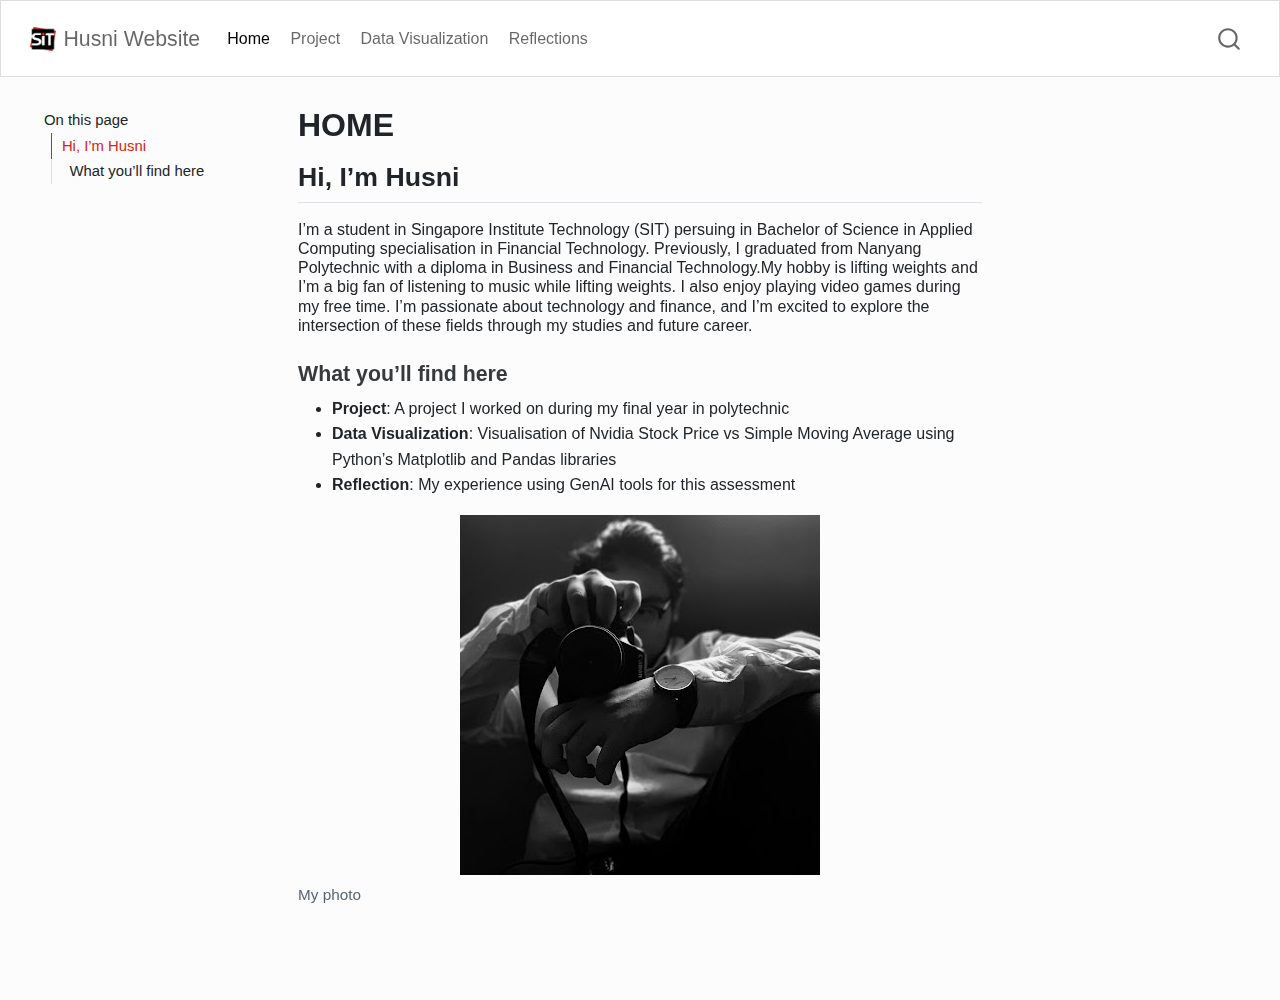
<file: docs/index.html>
<!DOCTYPE html>
<html xmlns="http://www.w3.org/1999/xhtml" lang="en" xml:lang="en"><head>

<meta charset="utf-8">
<meta name="generator" content="quarto-1.8.26">

<meta name="viewport" content="width=device-width, initial-scale=1.0, user-scalable=yes">


<title>HOME – Husni Website</title>
<style>
code{white-space: pre-wrap;}
span.smallcaps{font-variant: small-caps;}
div.columns{display: flex; gap: min(4vw, 1.5em);}
div.column{flex: auto; overflow-x: auto;}
div.hanging-indent{margin-left: 1.5em; text-indent: -1.5em;}
ul.task-list{list-style: none;}
ul.task-list li input[type="checkbox"] {
  width: 0.8em;
  margin: 0 0.8em 0.2em -1em; /* quarto-specific, see https://github.com/quarto-dev/quarto-cli/issues/4556 */ 
  vertical-align: middle;
}
</style>


<script src="site_libs/quarto-nav/quarto-nav.js"></script>
<script src="site_libs/quarto-nav/headroom.min.js"></script>
<script src="site_libs/clipboard/clipboard.min.js"></script>
<script src="site_libs/quarto-search/autocomplete.umd.js"></script>
<script src="site_libs/quarto-search/fuse.min.js"></script>
<script src="site_libs/quarto-search/quarto-search.js"></script>
<meta name="quarto:offset" content="./">
<link href="./favicon.png" rel="icon" type="image/png">
<script src="site_libs/quarto-html/quarto.js" type="module"></script>
<script src="site_libs/quarto-html/tabsets/tabsets.js" type="module"></script>
<script src="site_libs/quarto-html/axe/axe-check.js" type="module"></script>
<script src="site_libs/quarto-html/popper.min.js"></script>
<script src="site_libs/quarto-html/tippy.umd.min.js"></script>
<script src="site_libs/quarto-html/anchor.min.js"></script>
<link href="site_libs/quarto-html/tippy.css" rel="stylesheet">
<link href="site_libs/quarto-html/quarto-syntax-highlighting-587c61ba64f3a5504c4d52d930310e48.css" rel="stylesheet" id="quarto-text-highlighting-styles">
<script src="site_libs/bootstrap/bootstrap.min.js"></script>
<link href="site_libs/bootstrap/bootstrap-icons.css" rel="stylesheet">
<link href="site_libs/bootstrap/bootstrap-56ce59c3fcb2b14b795df6d7beceb2f2.min.css" rel="stylesheet" append-hash="true" id="quarto-bootstrap" data-mode="light">
<script id="quarto-search-options" type="application/json">{
  "location": "navbar",
  "copy-button": false,
  "collapse-after": 3,
  "panel-placement": "end",
  "type": "overlay",
  "limit": 50,
  "keyboard-shortcut": [
    "f",
    "/",
    "s"
  ],
  "show-item-context": false,
  "language": {
    "search-no-results-text": "No results",
    "search-matching-documents-text": "matching documents",
    "search-copy-link-title": "Copy link to search",
    "search-hide-matches-text": "Hide additional matches",
    "search-more-match-text": "more match in this document",
    "search-more-matches-text": "more matches in this document",
    "search-clear-button-title": "Clear",
    "search-text-placeholder": "",
    "search-detached-cancel-button-title": "Cancel",
    "search-submit-button-title": "Submit",
    "search-label": "Search"
  }
}</script>


<link rel="stylesheet" href="styles.css">
</head>

<body class="floating nav-fixed quarto-light">

<div id="quarto-search-results"></div>
  <header id="quarto-header" class="headroom fixed-top">
    <nav class="navbar navbar-expand-lg " data-bs-theme="dark">
      <div class="navbar-container container-fluid">
      <div class="navbar-brand-container mx-auto">
    <a href="./index.html" class="navbar-brand navbar-brand-logo">
    <img src="./images/sit_logo_mark.png" alt="" class="navbar-logo light-content">
    <img src="./images/sit_logo_mark.png" alt="" class="navbar-logo dark-content">
    </a>
    <a class="navbar-brand" href="./index.html">
    <span class="navbar-title">Husni Website</span>
    </a>
  </div>
            <div id="quarto-search" class="" title="Search"></div>
          <button class="navbar-toggler" type="button" data-bs-toggle="collapse" data-bs-target="#navbarCollapse" aria-controls="navbarCollapse" role="menu" aria-expanded="false" aria-label="Toggle navigation" onclick="if (window.quartoToggleHeadroom) { window.quartoToggleHeadroom(); }">
  <span class="navbar-toggler-icon"></span>
</button>
          <div class="collapse navbar-collapse" id="navbarCollapse">
            <ul class="navbar-nav navbar-nav-scroll me-auto">
  <li class="nav-item">
    <a class="nav-link active" href="./index.html" aria-current="page"> 
<span class="menu-text">Home</span></a>
  </li>  
  <li class="nav-item">
    <a class="nav-link" href="./Project.html"> 
<span class="menu-text">Project</span></a>
  </li>  
  <li class="nav-item">
    <a class="nav-link" href="./data-visualization.html"> 
<span class="menu-text">Data Visualization</span></a>
  </li>  
  <li class="nav-item">
    <a class="nav-link" href="./reflection.html"> 
<span class="menu-text">Reflections</span></a>
  </li>  
</ul>
          </div> <!-- /navcollapse -->
            <div class="quarto-navbar-tools">
</div>
      </div> <!-- /container-fluid -->
    </nav>
</header>
<!-- content -->
<div id="quarto-content" class="quarto-container page-columns page-rows-contents page-layout-article page-navbar">
<!-- sidebar -->
  <nav id="quarto-sidebar" class="sidebar collapse collapse-horizontal quarto-sidebar-collapse-item sidebar-navigation floating overflow-auto">
    <nav id="TOC" role="doc-toc" class="toc-active">
    <h2 id="toc-title">On this page</h2>
   
  <ul>
  <li><a href="#hi-im-husni" id="toc-hi-im-husni" class="nav-link active" data-scroll-target="#hi-im-husni">Hi, I’m Husni</a>
  <ul class="collapse">
  <li><a href="#what-youll-find-here" id="toc-what-youll-find-here" class="nav-link" data-scroll-target="#what-youll-find-here">What you’ll find here</a></li>
  </ul></li>
  </ul>
</nav>
</nav>
<div id="quarto-sidebar-glass" class="quarto-sidebar-collapse-item" data-bs-toggle="collapse" data-bs-target=".quarto-sidebar-collapse-item"></div>
<!-- margin-sidebar -->
    <div id="quarto-margin-sidebar" class="sidebar margin-sidebar zindex-bottom">
    </div>
<!-- main -->
<main class="content" id="quarto-document-content">

<header id="title-block-header" class="quarto-title-block default">
<div class="quarto-title">
<h1 class="title">HOME</h1>
</div>



<div class="quarto-title-meta">

    
  
    
  </div>
  


</header>


<section id="hi-im-husni" class="level2">
<h2 class="anchored" data-anchor-id="hi-im-husni">Hi, I’m Husni</h2>
<p>I’m a student in Singapore Institute Technology (SIT) persuing in Bachelor of Science in Applied Computing specialisation in Financial Technology. Previously, I graduated from Nanyang Polytechnic with a diploma in Business and Financial Technology.My hobby is lifting weights and I’m a big fan of listening to music while lifting weights. I also enjoy playing video games during my free time. I’m passionate about technology and finance, and I’m excited to explore the intersection of these fields through my studies and future career.</p>
<section id="what-youll-find-here" class="level3">
<h3 class="anchored" data-anchor-id="what-youll-find-here">What you’ll find here</h3>
<ul>
<li><strong>Project</strong>: A project I worked on during my final year in polytechnic</li>
<li><strong>Data Visualization</strong>: Visualisation of Nvidia Stock Price vs Simple Moving Average using Python’s Matplotlib and Pandas libraries</li>
<li><strong>Reflection</strong>: My experience using GenAI tools for this assessment</li>
</ul>
<div class="quarto-figure quarto-figure-center">
<figure class="figure">
<p><img src="images/unnamed.jpg" class="img-fluid figure-img"></p>
<figcaption>My photo</figcaption>
</figure>
</div>


</section>
</section>

</main> <!-- /main -->
<script id="quarto-html-after-body" type="application/javascript">
  window.document.addEventListener("DOMContentLoaded", function (event) {
    const icon = "";
    const anchorJS = new window.AnchorJS();
    anchorJS.options = {
      placement: 'right',
      icon: icon
    };
    anchorJS.add('.anchored');
    const isCodeAnnotation = (el) => {
      for (const clz of el.classList) {
        if (clz.startsWith('code-annotation-')) {                     
          return true;
        }
      }
      return false;
    }
    const onCopySuccess = function(e) {
      // button target
      const button = e.trigger;
      // don't keep focus
      button.blur();
      // flash "checked"
      button.classList.add('code-copy-button-checked');
      var currentTitle = button.getAttribute("title");
      button.setAttribute("title", "Copied!");
      let tooltip;
      if (window.bootstrap) {
        button.setAttribute("data-bs-toggle", "tooltip");
        button.setAttribute("data-bs-placement", "left");
        button.setAttribute("data-bs-title", "Copied!");
        tooltip = new bootstrap.Tooltip(button, 
          { trigger: "manual", 
            customClass: "code-copy-button-tooltip",
            offset: [0, -8]});
        tooltip.show();    
      }
      setTimeout(function() {
        if (tooltip) {
          tooltip.hide();
          button.removeAttribute("data-bs-title");
          button.removeAttribute("data-bs-toggle");
          button.removeAttribute("data-bs-placement");
        }
        button.setAttribute("title", currentTitle);
        button.classList.remove('code-copy-button-checked');
      }, 1000);
      // clear code selection
      e.clearSelection();
    }
    const getTextToCopy = function(trigger) {
      const outerScaffold = trigger.parentElement.cloneNode(true);
      const codeEl = outerScaffold.querySelector('code');
      for (const childEl of codeEl.children) {
        if (isCodeAnnotation(childEl)) {
          childEl.remove();
        }
      }
      return codeEl.innerText;
    }
    const clipboard = new window.ClipboardJS('.code-copy-button:not([data-in-quarto-modal])', {
      text: getTextToCopy
    });
    clipboard.on('success', onCopySuccess);
    if (window.document.getElementById('quarto-embedded-source-code-modal')) {
      const clipboardModal = new window.ClipboardJS('.code-copy-button[data-in-quarto-modal]', {
        text: getTextToCopy,
        container: window.document.getElementById('quarto-embedded-source-code-modal')
      });
      clipboardModal.on('success', onCopySuccess);
    }
      var localhostRegex = new RegExp(/^(?:http|https):\/\/localhost\:?[0-9]*\//);
      var mailtoRegex = new RegExp(/^mailto:/);
        var filterRegex = new RegExp('/' + window.location.host + '/');
      var isInternal = (href) => {
          return filterRegex.test(href) || localhostRegex.test(href) || mailtoRegex.test(href);
      }
      // Inspect non-navigation links and adorn them if external
     var links = window.document.querySelectorAll('a[href]:not(.nav-link):not(.navbar-brand):not(.toc-action):not(.sidebar-link):not(.sidebar-item-toggle):not(.pagination-link):not(.no-external):not([aria-hidden]):not(.dropdown-item):not(.quarto-navigation-tool):not(.about-link)');
      for (var i=0; i<links.length; i++) {
        const link = links[i];
        if (!isInternal(link.href)) {
          // undo the damage that might have been done by quarto-nav.js in the case of
          // links that we want to consider external
          if (link.dataset.originalHref !== undefined) {
            link.href = link.dataset.originalHref;
          }
        }
      }
    function tippyHover(el, contentFn, onTriggerFn, onUntriggerFn) {
      const config = {
        allowHTML: true,
        maxWidth: 500,
        delay: 100,
        arrow: false,
        appendTo: function(el) {
            return el.parentElement;
        },
        interactive: true,
        interactiveBorder: 10,
        theme: 'quarto',
        placement: 'bottom-start',
      };
      if (contentFn) {
        config.content = contentFn;
      }
      if (onTriggerFn) {
        config.onTrigger = onTriggerFn;
      }
      if (onUntriggerFn) {
        config.onUntrigger = onUntriggerFn;
      }
      window.tippy(el, config); 
    }
    const noterefs = window.document.querySelectorAll('a[role="doc-noteref"]');
    for (var i=0; i<noterefs.length; i++) {
      const ref = noterefs[i];
      tippyHover(ref, function() {
        // use id or data attribute instead here
        let href = ref.getAttribute('data-footnote-href') || ref.getAttribute('href');
        try { href = new URL(href).hash; } catch {}
        const id = href.replace(/^#\/?/, "");
        const note = window.document.getElementById(id);
        if (note) {
          return note.innerHTML;
        } else {
          return "";
        }
      });
    }
    const xrefs = window.document.querySelectorAll('a.quarto-xref');
    const processXRef = (id, note) => {
      // Strip column container classes
      const stripColumnClz = (el) => {
        el.classList.remove("page-full", "page-columns");
        if (el.children) {
          for (const child of el.children) {
            stripColumnClz(child);
          }
        }
      }
      stripColumnClz(note)
      if (id === null || id.startsWith('sec-')) {
        // Special case sections, only their first couple elements
        const container = document.createElement("div");
        if (note.children && note.children.length > 2) {
          container.appendChild(note.children[0].cloneNode(true));
          for (let i = 1; i < note.children.length; i++) {
            const child = note.children[i];
            if (child.tagName === "P" && child.innerText === "") {
              continue;
            } else {
              container.appendChild(child.cloneNode(true));
              break;
            }
          }
          if (window.Quarto?.typesetMath) {
            window.Quarto.typesetMath(container);
          }
          return container.innerHTML
        } else {
          if (window.Quarto?.typesetMath) {
            window.Quarto.typesetMath(note);
          }
          return note.innerHTML;
        }
      } else {
        // Remove any anchor links if they are present
        const anchorLink = note.querySelector('a.anchorjs-link');
        if (anchorLink) {
          anchorLink.remove();
        }
        if (window.Quarto?.typesetMath) {
          window.Quarto.typesetMath(note);
        }
        if (note.classList.contains("callout")) {
          return note.outerHTML;
        } else {
          return note.innerHTML;
        }
      }
    }
    for (var i=0; i<xrefs.length; i++) {
      const xref = xrefs[i];
      tippyHover(xref, undefined, function(instance) {
        instance.disable();
        let url = xref.getAttribute('href');
        let hash = undefined; 
        if (url.startsWith('#')) {
          hash = url;
        } else {
          try { hash = new URL(url).hash; } catch {}
        }
        if (hash) {
          const id = hash.replace(/^#\/?/, "");
          const note = window.document.getElementById(id);
          if (note !== null) {
            try {
              const html = processXRef(id, note.cloneNode(true));
              instance.setContent(html);
            } finally {
              instance.enable();
              instance.show();
            }
          } else {
            // See if we can fetch this
            fetch(url.split('#')[0])
            .then(res => res.text())
            .then(html => {
              const parser = new DOMParser();
              const htmlDoc = parser.parseFromString(html, "text/html");
              const note = htmlDoc.getElementById(id);
              if (note !== null) {
                const html = processXRef(id, note);
                instance.setContent(html);
              } 
            }).finally(() => {
              instance.enable();
              instance.show();
            });
          }
        } else {
          // See if we can fetch a full url (with no hash to target)
          // This is a special case and we should probably do some content thinning / targeting
          fetch(url)
          .then(res => res.text())
          .then(html => {
            const parser = new DOMParser();
            const htmlDoc = parser.parseFromString(html, "text/html");
            const note = htmlDoc.querySelector('main.content');
            if (note !== null) {
              // This should only happen for chapter cross references
              // (since there is no id in the URL)
              // remove the first header
              if (note.children.length > 0 && note.children[0].tagName === "HEADER") {
                note.children[0].remove();
              }
              const html = processXRef(null, note);
              instance.setContent(html);
            } 
          }).finally(() => {
            instance.enable();
            instance.show();
          });
        }
      }, function(instance) {
      });
    }
        let selectedAnnoteEl;
        const selectorForAnnotation = ( cell, annotation) => {
          let cellAttr = 'data-code-cell="' + cell + '"';
          let lineAttr = 'data-code-annotation="' +  annotation + '"';
          const selector = 'span[' + cellAttr + '][' + lineAttr + ']';
          return selector;
        }
        const selectCodeLines = (annoteEl) => {
          const doc = window.document;
          const targetCell = annoteEl.getAttribute("data-target-cell");
          const targetAnnotation = annoteEl.getAttribute("data-target-annotation");
          const annoteSpan = window.document.querySelector(selectorForAnnotation(targetCell, targetAnnotation));
          const lines = annoteSpan.getAttribute("data-code-lines").split(",");
          const lineIds = lines.map((line) => {
            return targetCell + "-" + line;
          })
          let top = null;
          let height = null;
          let parent = null;
          if (lineIds.length > 0) {
              //compute the position of the single el (top and bottom and make a div)
              const el = window.document.getElementById(lineIds[0]);
              top = el.offsetTop;
              height = el.offsetHeight;
              parent = el.parentElement.parentElement;
            if (lineIds.length > 1) {
              const lastEl = window.document.getElementById(lineIds[lineIds.length - 1]);
              const bottom = lastEl.offsetTop + lastEl.offsetHeight;
              height = bottom - top;
            }
            if (top !== null && height !== null && parent !== null) {
              // cook up a div (if necessary) and position it 
              let div = window.document.getElementById("code-annotation-line-highlight");
              if (div === null) {
                div = window.document.createElement("div");
                div.setAttribute("id", "code-annotation-line-highlight");
                div.style.position = 'absolute';
                parent.appendChild(div);
              }
              div.style.top = top - 2 + "px";
              div.style.height = height + 4 + "px";
              div.style.left = 0;
              let gutterDiv = window.document.getElementById("code-annotation-line-highlight-gutter");
              if (gutterDiv === null) {
                gutterDiv = window.document.createElement("div");
                gutterDiv.setAttribute("id", "code-annotation-line-highlight-gutter");
                gutterDiv.style.position = 'absolute';
                const codeCell = window.document.getElementById(targetCell);
                const gutter = codeCell.querySelector('.code-annotation-gutter');
                gutter.appendChild(gutterDiv);
              }
              gutterDiv.style.top = top - 2 + "px";
              gutterDiv.style.height = height + 4 + "px";
            }
            selectedAnnoteEl = annoteEl;
          }
        };
        const unselectCodeLines = () => {
          const elementsIds = ["code-annotation-line-highlight", "code-annotation-line-highlight-gutter"];
          elementsIds.forEach((elId) => {
            const div = window.document.getElementById(elId);
            if (div) {
              div.remove();
            }
          });
          selectedAnnoteEl = undefined;
        };
          // Handle positioning of the toggle
      window.addEventListener(
        "resize",
        throttle(() => {
          elRect = undefined;
          if (selectedAnnoteEl) {
            selectCodeLines(selectedAnnoteEl);
          }
        }, 10)
      );
      function throttle(fn, ms) {
      let throttle = false;
      let timer;
        return (...args) => {
          if(!throttle) { // first call gets through
              fn.apply(this, args);
              throttle = true;
          } else { // all the others get throttled
              if(timer) clearTimeout(timer); // cancel #2
              timer = setTimeout(() => {
                fn.apply(this, args);
                timer = throttle = false;
              }, ms);
          }
        };
      }
        // Attach click handler to the DT
        const annoteDls = window.document.querySelectorAll('dt[data-target-cell]');
        for (const annoteDlNode of annoteDls) {
          annoteDlNode.addEventListener('click', (event) => {
            const clickedEl = event.target;
            if (clickedEl !== selectedAnnoteEl) {
              unselectCodeLines();
              const activeEl = window.document.querySelector('dt[data-target-cell].code-annotation-active');
              if (activeEl) {
                activeEl.classList.remove('code-annotation-active');
              }
              selectCodeLines(clickedEl);
              clickedEl.classList.add('code-annotation-active');
            } else {
              // Unselect the line
              unselectCodeLines();
              clickedEl.classList.remove('code-annotation-active');
            }
          });
        }
    const findCites = (el) => {
      const parentEl = el.parentElement;
      if (parentEl) {
        const cites = parentEl.dataset.cites;
        if (cites) {
          return {
            el,
            cites: cites.split(' ')
          };
        } else {
          return findCites(el.parentElement)
        }
      } else {
        return undefined;
      }
    };
    var bibliorefs = window.document.querySelectorAll('a[role="doc-biblioref"]');
    for (var i=0; i<bibliorefs.length; i++) {
      const ref = bibliorefs[i];
      const citeInfo = findCites(ref);
      if (citeInfo) {
        tippyHover(citeInfo.el, function() {
          var popup = window.document.createElement('div');
          citeInfo.cites.forEach(function(cite) {
            var citeDiv = window.document.createElement('div');
            citeDiv.classList.add('hanging-indent');
            citeDiv.classList.add('csl-entry');
            var biblioDiv = window.document.getElementById('ref-' + cite);
            if (biblioDiv) {
              citeDiv.innerHTML = biblioDiv.innerHTML;
            }
            popup.appendChild(citeDiv);
          });
          return popup.innerHTML;
        });
      }
    }
  });
  </script>
</div> <!-- /content -->




</body></html>
</file>
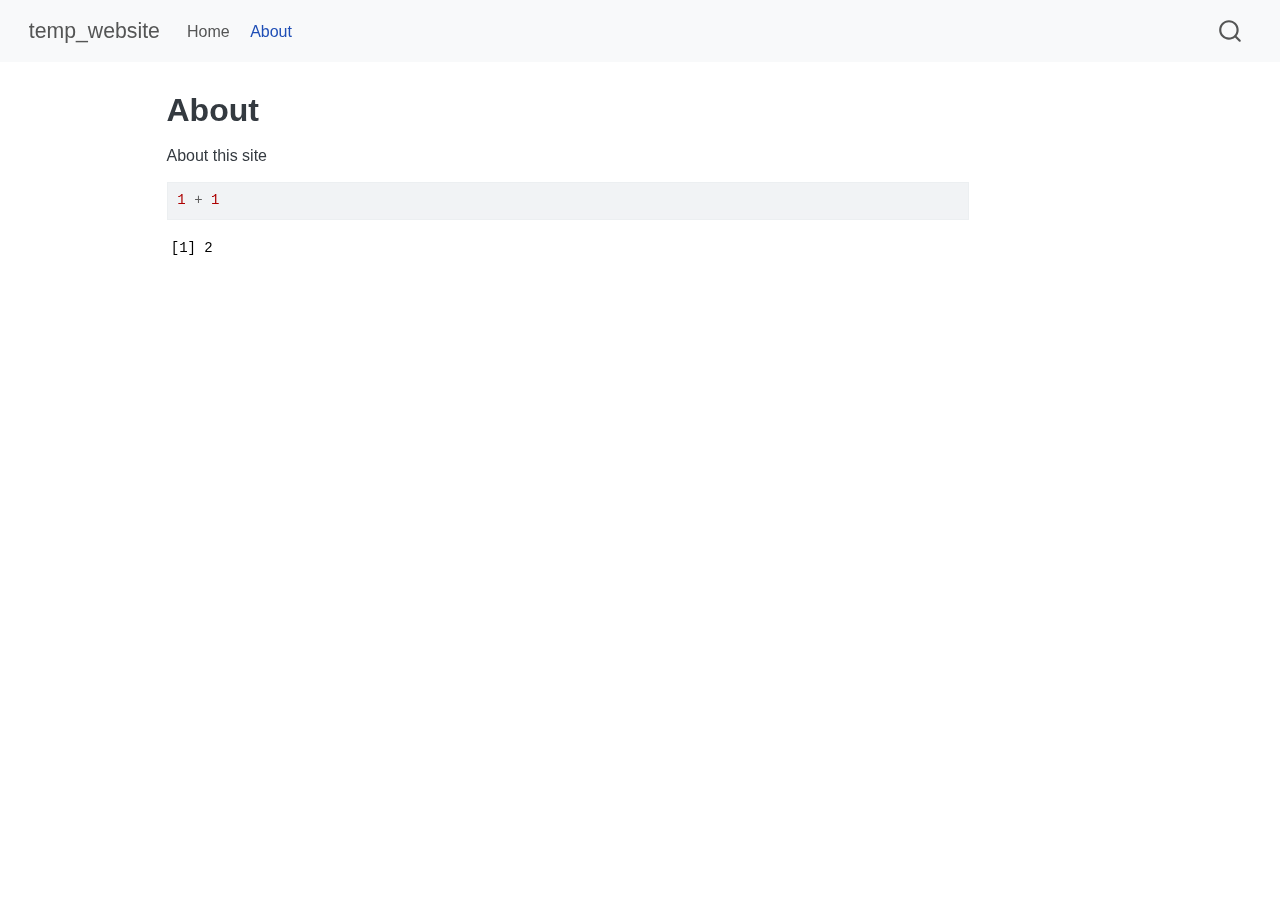
<file: docs/about.html>
<!DOCTYPE html>
<html xmlns="http://www.w3.org/1999/xhtml" lang="en" xml:lang="en"><head>

<meta charset="utf-8">
<meta name="generator" content="quarto-1.8.26">

<meta name="viewport" content="width=device-width, initial-scale=1.0, user-scalable=yes">


<title>About – temp_website</title>
<style>
code{white-space: pre-wrap;}
span.smallcaps{font-variant: small-caps;}
div.columns{display: flex; gap: min(4vw, 1.5em);}
div.column{flex: auto; overflow-x: auto;}
div.hanging-indent{margin-left: 1.5em; text-indent: -1.5em;}
ul.task-list{list-style: none;}
ul.task-list li input[type="checkbox"] {
  width: 0.8em;
  margin: 0 0.8em 0.2em -1em; /* quarto-specific, see https://github.com/quarto-dev/quarto-cli/issues/4556 */ 
  vertical-align: middle;
}
/* CSS for syntax highlighting */
html { -webkit-text-size-adjust: 100%; }
pre > code.sourceCode { white-space: pre; position: relative; }
pre > code.sourceCode > span { display: inline-block; line-height: 1.25; }
pre > code.sourceCode > span:empty { height: 1.2em; }
.sourceCode { overflow: visible; }
code.sourceCode > span { color: inherit; text-decoration: inherit; }
div.sourceCode { margin: 1em 0; }
pre.sourceCode { margin: 0; }
@media screen {
div.sourceCode { overflow: auto; }
}
@media print {
pre > code.sourceCode { white-space: pre-wrap; }
pre > code.sourceCode > span { text-indent: -5em; padding-left: 5em; }
}
pre.numberSource code
  { counter-reset: source-line 0; }
pre.numberSource code > span
  { position: relative; left: -4em; counter-increment: source-line; }
pre.numberSource code > span > a:first-child::before
  { content: counter(source-line);
    position: relative; left: -1em; text-align: right; vertical-align: baseline;
    border: none; display: inline-block;
    -webkit-touch-callout: none; -webkit-user-select: none;
    -khtml-user-select: none; -moz-user-select: none;
    -ms-user-select: none; user-select: none;
    padding: 0 4px; width: 4em;
  }
pre.numberSource { margin-left: 3em;  padding-left: 4px; }
div.sourceCode
  {   }
@media screen {
pre > code.sourceCode > span > a:first-child::before { text-decoration: underline; }
}
</style>


<script src="site_libs/quarto-nav/quarto-nav.js"></script>
<script src="site_libs/quarto-nav/headroom.min.js"></script>
<script src="site_libs/clipboard/clipboard.min.js"></script>
<script src="site_libs/quarto-search/autocomplete.umd.js"></script>
<script src="site_libs/quarto-search/fuse.min.js"></script>
<script src="site_libs/quarto-search/quarto-search.js"></script>
<meta name="quarto:offset" content="./">
<script src="site_libs/quarto-html/quarto.js" type="module"></script>
<script src="site_libs/quarto-html/tabsets/tabsets.js" type="module"></script>
<script src="site_libs/quarto-html/axe/axe-check.js" type="module"></script>
<script src="site_libs/quarto-html/popper.min.js"></script>
<script src="site_libs/quarto-html/tippy.umd.min.js"></script>
<script src="site_libs/quarto-html/anchor.min.js"></script>
<link href="site_libs/quarto-html/tippy.css" rel="stylesheet">
<link href="site_libs/quarto-html/quarto-syntax-highlighting-587c61ba64f3a5504c4d52d930310e48.css" rel="stylesheet" id="quarto-text-highlighting-styles">
<script src="site_libs/bootstrap/bootstrap.min.js"></script>
<link href="site_libs/bootstrap/bootstrap-icons.css" rel="stylesheet">
<link href="site_libs/bootstrap/bootstrap-e31584831b205ffbb2d98406f31c2a5b.min.css" rel="stylesheet" append-hash="true" id="quarto-bootstrap" data-mode="light">
<script id="quarto-search-options" type="application/json">{
  "location": "navbar",
  "copy-button": false,
  "collapse-after": 3,
  "panel-placement": "end",
  "type": "overlay",
  "limit": 50,
  "keyboard-shortcut": [
    "f",
    "/",
    "s"
  ],
  "show-item-context": false,
  "language": {
    "search-no-results-text": "No results",
    "search-matching-documents-text": "matching documents",
    "search-copy-link-title": "Copy link to search",
    "search-hide-matches-text": "Hide additional matches",
    "search-more-match-text": "more match in this document",
    "search-more-matches-text": "more matches in this document",
    "search-clear-button-title": "Clear",
    "search-text-placeholder": "",
    "search-detached-cancel-button-title": "Cancel",
    "search-submit-button-title": "Submit",
    "search-label": "Search"
  }
}</script>


<link rel="stylesheet" href="styles.css">
</head>

<body class="nav-fixed quarto-light">

<div id="quarto-search-results"></div>
  <header id="quarto-header" class="headroom fixed-top">
    <nav class="navbar navbar-expand-lg " data-bs-theme="dark">
      <div class="navbar-container container-fluid">
      <div class="navbar-brand-container mx-auto">
    <a class="navbar-brand" href="./index.html">
    <span class="navbar-title">temp_website</span>
    </a>
  </div>
            <div id="quarto-search" class="" title="Search"></div>
          <button class="navbar-toggler" type="button" data-bs-toggle="collapse" data-bs-target="#navbarCollapse" aria-controls="navbarCollapse" role="menu" aria-expanded="false" aria-label="Toggle navigation" onclick="if (window.quartoToggleHeadroom) { window.quartoToggleHeadroom(); }">
  <span class="navbar-toggler-icon"></span>
</button>
          <div class="collapse navbar-collapse" id="navbarCollapse">
            <ul class="navbar-nav navbar-nav-scroll me-auto">
  <li class="nav-item">
    <a class="nav-link" href="./index.html"> 
<span class="menu-text">Home</span></a>
  </li>  
  <li class="nav-item">
    <a class="nav-link active" href="./about.html" aria-current="page"> 
<span class="menu-text">About</span></a>
  </li>  
</ul>
          </div> <!-- /navcollapse -->
            <div class="quarto-navbar-tools">
</div>
      </div> <!-- /container-fluid -->
    </nav>
</header>
<!-- content -->
<div id="quarto-content" class="quarto-container page-columns page-rows-contents page-layout-article page-navbar">
<!-- sidebar -->
<!-- margin-sidebar -->
    <div id="quarto-margin-sidebar" class="sidebar margin-sidebar zindex-bottom">
        
    </div>
<!-- main -->
<main class="content" id="quarto-document-content">

<header id="title-block-header" class="quarto-title-block default">
<div class="quarto-title">
<h1 class="title">About</h1>
</div>



<div class="quarto-title-meta">

    
  
    
  </div>
  


</header>


<p>About this site</p>
<div class="cell">
<div class="code-copy-outer-scaffold"><div class="sourceCode cell-code" id="cb1"><pre class="sourceCode r code-with-copy"><code class="sourceCode r"><span id="cb1-1"><a href="#cb1-1" aria-hidden="true" tabindex="-1"></a><span class="dv">1</span> <span class="sc">+</span> <span class="dv">1</span></span></code></pre></div><button title="Copy to Clipboard" class="code-copy-button"><i class="bi"></i></button></div>
<div class="cell-output cell-output-stdout">
<pre><code>[1] 2</code></pre>
</div>
</div>



</main> <!-- /main -->
<script id="quarto-html-after-body" type="application/javascript">
  window.document.addEventListener("DOMContentLoaded", function (event) {
    const icon = "";
    const anchorJS = new window.AnchorJS();
    anchorJS.options = {
      placement: 'right',
      icon: icon
    };
    anchorJS.add('.anchored');
    const isCodeAnnotation = (el) => {
      for (const clz of el.classList) {
        if (clz.startsWith('code-annotation-')) {                     
          return true;
        }
      }
      return false;
    }
    const onCopySuccess = function(e) {
      // button target
      const button = e.trigger;
      // don't keep focus
      button.blur();
      // flash "checked"
      button.classList.add('code-copy-button-checked');
      var currentTitle = button.getAttribute("title");
      button.setAttribute("title", "Copied!");
      let tooltip;
      if (window.bootstrap) {
        button.setAttribute("data-bs-toggle", "tooltip");
        button.setAttribute("data-bs-placement", "left");
        button.setAttribute("data-bs-title", "Copied!");
        tooltip = new bootstrap.Tooltip(button, 
          { trigger: "manual", 
            customClass: "code-copy-button-tooltip",
            offset: [0, -8]});
        tooltip.show();    
      }
      setTimeout(function() {
        if (tooltip) {
          tooltip.hide();
          button.removeAttribute("data-bs-title");
          button.removeAttribute("data-bs-toggle");
          button.removeAttribute("data-bs-placement");
        }
        button.setAttribute("title", currentTitle);
        button.classList.remove('code-copy-button-checked');
      }, 1000);
      // clear code selection
      e.clearSelection();
    }
    const getTextToCopy = function(trigger) {
      const outerScaffold = trigger.parentElement.cloneNode(true);
      const codeEl = outerScaffold.querySelector('code');
      for (const childEl of codeEl.children) {
        if (isCodeAnnotation(childEl)) {
          childEl.remove();
        }
      }
      return codeEl.innerText;
    }
    const clipboard = new window.ClipboardJS('.code-copy-button:not([data-in-quarto-modal])', {
      text: getTextToCopy
    });
    clipboard.on('success', onCopySuccess);
    if (window.document.getElementById('quarto-embedded-source-code-modal')) {
      const clipboardModal = new window.ClipboardJS('.code-copy-button[data-in-quarto-modal]', {
        text: getTextToCopy,
        container: window.document.getElementById('quarto-embedded-source-code-modal')
      });
      clipboardModal.on('success', onCopySuccess);
    }
      var localhostRegex = new RegExp(/^(?:http|https):\/\/localhost\:?[0-9]*\//);
      var mailtoRegex = new RegExp(/^mailto:/);
        var filterRegex = new RegExp('/' + window.location.host + '/');
      var isInternal = (href) => {
          return filterRegex.test(href) || localhostRegex.test(href) || mailtoRegex.test(href);
      }
      // Inspect non-navigation links and adorn them if external
     var links = window.document.querySelectorAll('a[href]:not(.nav-link):not(.navbar-brand):not(.toc-action):not(.sidebar-link):not(.sidebar-item-toggle):not(.pagination-link):not(.no-external):not([aria-hidden]):not(.dropdown-item):not(.quarto-navigation-tool):not(.about-link)');
      for (var i=0; i<links.length; i++) {
        const link = links[i];
        if (!isInternal(link.href)) {
          // undo the damage that might have been done by quarto-nav.js in the case of
          // links that we want to consider external
          if (link.dataset.originalHref !== undefined) {
            link.href = link.dataset.originalHref;
          }
        }
      }
    function tippyHover(el, contentFn, onTriggerFn, onUntriggerFn) {
      const config = {
        allowHTML: true,
        maxWidth: 500,
        delay: 100,
        arrow: false,
        appendTo: function(el) {
            return el.parentElement;
        },
        interactive: true,
        interactiveBorder: 10,
        theme: 'quarto',
        placement: 'bottom-start',
      };
      if (contentFn) {
        config.content = contentFn;
      }
      if (onTriggerFn) {
        config.onTrigger = onTriggerFn;
      }
      if (onUntriggerFn) {
        config.onUntrigger = onUntriggerFn;
      }
      window.tippy(el, config); 
    }
    const noterefs = window.document.querySelectorAll('a[role="doc-noteref"]');
    for (var i=0; i<noterefs.length; i++) {
      const ref = noterefs[i];
      tippyHover(ref, function() {
        // use id or data attribute instead here
        let href = ref.getAttribute('data-footnote-href') || ref.getAttribute('href');
        try { href = new URL(href).hash; } catch {}
        const id = href.replace(/^#\/?/, "");
        const note = window.document.getElementById(id);
        if (note) {
          return note.innerHTML;
        } else {
          return "";
        }
      });
    }
    const xrefs = window.document.querySelectorAll('a.quarto-xref');
    const processXRef = (id, note) => {
      // Strip column container classes
      const stripColumnClz = (el) => {
        el.classList.remove("page-full", "page-columns");
        if (el.children) {
          for (const child of el.children) {
            stripColumnClz(child);
          }
        }
      }
      stripColumnClz(note)
      if (id === null || id.startsWith('sec-')) {
        // Special case sections, only their first couple elements
        const container = document.createElement("div");
        if (note.children && note.children.length > 2) {
          container.appendChild(note.children[0].cloneNode(true));
          for (let i = 1; i < note.children.length; i++) {
            const child = note.children[i];
            if (child.tagName === "P" && child.innerText === "") {
              continue;
            } else {
              container.appendChild(child.cloneNode(true));
              break;
            }
          }
          if (window.Quarto?.typesetMath) {
            window.Quarto.typesetMath(container);
          }
          return container.innerHTML
        } else {
          if (window.Quarto?.typesetMath) {
            window.Quarto.typesetMath(note);
          }
          return note.innerHTML;
        }
      } else {
        // Remove any anchor links if they are present
        const anchorLink = note.querySelector('a.anchorjs-link');
        if (anchorLink) {
          anchorLink.remove();
        }
        if (window.Quarto?.typesetMath) {
          window.Quarto.typesetMath(note);
        }
        if (note.classList.contains("callout")) {
          return note.outerHTML;
        } else {
          return note.innerHTML;
        }
      }
    }
    for (var i=0; i<xrefs.length; i++) {
      const xref = xrefs[i];
      tippyHover(xref, undefined, function(instance) {
        instance.disable();
        let url = xref.getAttribute('href');
        let hash = undefined; 
        if (url.startsWith('#')) {
          hash = url;
        } else {
          try { hash = new URL(url).hash; } catch {}
        }
        if (hash) {
          const id = hash.replace(/^#\/?/, "");
          const note = window.document.getElementById(id);
          if (note !== null) {
            try {
              const html = processXRef(id, note.cloneNode(true));
              instance.setContent(html);
            } finally {
              instance.enable();
              instance.show();
            }
          } else {
            // See if we can fetch this
            fetch(url.split('#')[0])
            .then(res => res.text())
            .then(html => {
              const parser = new DOMParser();
              const htmlDoc = parser.parseFromString(html, "text/html");
              const note = htmlDoc.getElementById(id);
              if (note !== null) {
                const html = processXRef(id, note);
                instance.setContent(html);
              } 
            }).finally(() => {
              instance.enable();
              instance.show();
            });
          }
        } else {
          // See if we can fetch a full url (with no hash to target)
          // This is a special case and we should probably do some content thinning / targeting
          fetch(url)
          .then(res => res.text())
          .then(html => {
            const parser = new DOMParser();
            const htmlDoc = parser.parseFromString(html, "text/html");
            const note = htmlDoc.querySelector('main.content');
            if (note !== null) {
              // This should only happen for chapter cross references
              // (since there is no id in the URL)
              // remove the first header
              if (note.children.length > 0 && note.children[0].tagName === "HEADER") {
                note.children[0].remove();
              }
              const html = processXRef(null, note);
              instance.setContent(html);
            } 
          }).finally(() => {
            instance.enable();
            instance.show();
          });
        }
      }, function(instance) {
      });
    }
        let selectedAnnoteEl;
        const selectorForAnnotation = ( cell, annotation) => {
          let cellAttr = 'data-code-cell="' + cell + '"';
          let lineAttr = 'data-code-annotation="' +  annotation + '"';
          const selector = 'span[' + cellAttr + '][' + lineAttr + ']';
          return selector;
        }
        const selectCodeLines = (annoteEl) => {
          const doc = window.document;
          const targetCell = annoteEl.getAttribute("data-target-cell");
          const targetAnnotation = annoteEl.getAttribute("data-target-annotation");
          const annoteSpan = window.document.querySelector(selectorForAnnotation(targetCell, targetAnnotation));
          const lines = annoteSpan.getAttribute("data-code-lines").split(",");
          const lineIds = lines.map((line) => {
            return targetCell + "-" + line;
          })
          let top = null;
          let height = null;
          let parent = null;
          if (lineIds.length > 0) {
              //compute the position of the single el (top and bottom and make a div)
              const el = window.document.getElementById(lineIds[0]);
              top = el.offsetTop;
              height = el.offsetHeight;
              parent = el.parentElement.parentElement;
            if (lineIds.length > 1) {
              const lastEl = window.document.getElementById(lineIds[lineIds.length - 1]);
              const bottom = lastEl.offsetTop + lastEl.offsetHeight;
              height = bottom - top;
            }
            if (top !== null && height !== null && parent !== null) {
              // cook up a div (if necessary) and position it 
              let div = window.document.getElementById("code-annotation-line-highlight");
              if (div === null) {
                div = window.document.createElement("div");
                div.setAttribute("id", "code-annotation-line-highlight");
                div.style.position = 'absolute';
                parent.appendChild(div);
              }
              div.style.top = top - 2 + "px";
              div.style.height = height + 4 + "px";
              div.style.left = 0;
              let gutterDiv = window.document.getElementById("code-annotation-line-highlight-gutter");
              if (gutterDiv === null) {
                gutterDiv = window.document.createElement("div");
                gutterDiv.setAttribute("id", "code-annotation-line-highlight-gutter");
                gutterDiv.style.position = 'absolute';
                const codeCell = window.document.getElementById(targetCell);
                const gutter = codeCell.querySelector('.code-annotation-gutter');
                gutter.appendChild(gutterDiv);
              }
              gutterDiv.style.top = top - 2 + "px";
              gutterDiv.style.height = height + 4 + "px";
            }
            selectedAnnoteEl = annoteEl;
          }
        };
        const unselectCodeLines = () => {
          const elementsIds = ["code-annotation-line-highlight", "code-annotation-line-highlight-gutter"];
          elementsIds.forEach((elId) => {
            const div = window.document.getElementById(elId);
            if (div) {
              div.remove();
            }
          });
          selectedAnnoteEl = undefined;
        };
          // Handle positioning of the toggle
      window.addEventListener(
        "resize",
        throttle(() => {
          elRect = undefined;
          if (selectedAnnoteEl) {
            selectCodeLines(selectedAnnoteEl);
          }
        }, 10)
      );
      function throttle(fn, ms) {
      let throttle = false;
      let timer;
        return (...args) => {
          if(!throttle) { // first call gets through
              fn.apply(this, args);
              throttle = true;
          } else { // all the others get throttled
              if(timer) clearTimeout(timer); // cancel #2
              timer = setTimeout(() => {
                fn.apply(this, args);
                timer = throttle = false;
              }, ms);
          }
        };
      }
        // Attach click handler to the DT
        const annoteDls = window.document.querySelectorAll('dt[data-target-cell]');
        for (const annoteDlNode of annoteDls) {
          annoteDlNode.addEventListener('click', (event) => {
            const clickedEl = event.target;
            if (clickedEl !== selectedAnnoteEl) {
              unselectCodeLines();
              const activeEl = window.document.querySelector('dt[data-target-cell].code-annotation-active');
              if (activeEl) {
                activeEl.classList.remove('code-annotation-active');
              }
              selectCodeLines(clickedEl);
              clickedEl.classList.add('code-annotation-active');
            } else {
              // Unselect the line
              unselectCodeLines();
              clickedEl.classList.remove('code-annotation-active');
            }
          });
        }
    const findCites = (el) => {
      const parentEl = el.parentElement;
      if (parentEl) {
        const cites = parentEl.dataset.cites;
        if (cites) {
          return {
            el,
            cites: cites.split(' ')
          };
        } else {
          return findCites(el.parentElement)
        }
      } else {
        return undefined;
      }
    };
    var bibliorefs = window.document.querySelectorAll('a[role="doc-biblioref"]');
    for (var i=0; i<bibliorefs.length; i++) {
      const ref = bibliorefs[i];
      const citeInfo = findCites(ref);
      if (citeInfo) {
        tippyHover(citeInfo.el, function() {
          var popup = window.document.createElement('div');
          citeInfo.cites.forEach(function(cite) {
            var citeDiv = window.document.createElement('div');
            citeDiv.classList.add('hanging-indent');
            citeDiv.classList.add('csl-entry');
            var biblioDiv = window.document.getElementById('ref-' + cite);
            if (biblioDiv) {
              citeDiv.innerHTML = biblioDiv.innerHTML;
            }
            popup.appendChild(citeDiv);
          });
          return popup.innerHTML;
        });
      }
    }
  });
  </script>
</div> <!-- /content -->




</body></html>
</file>
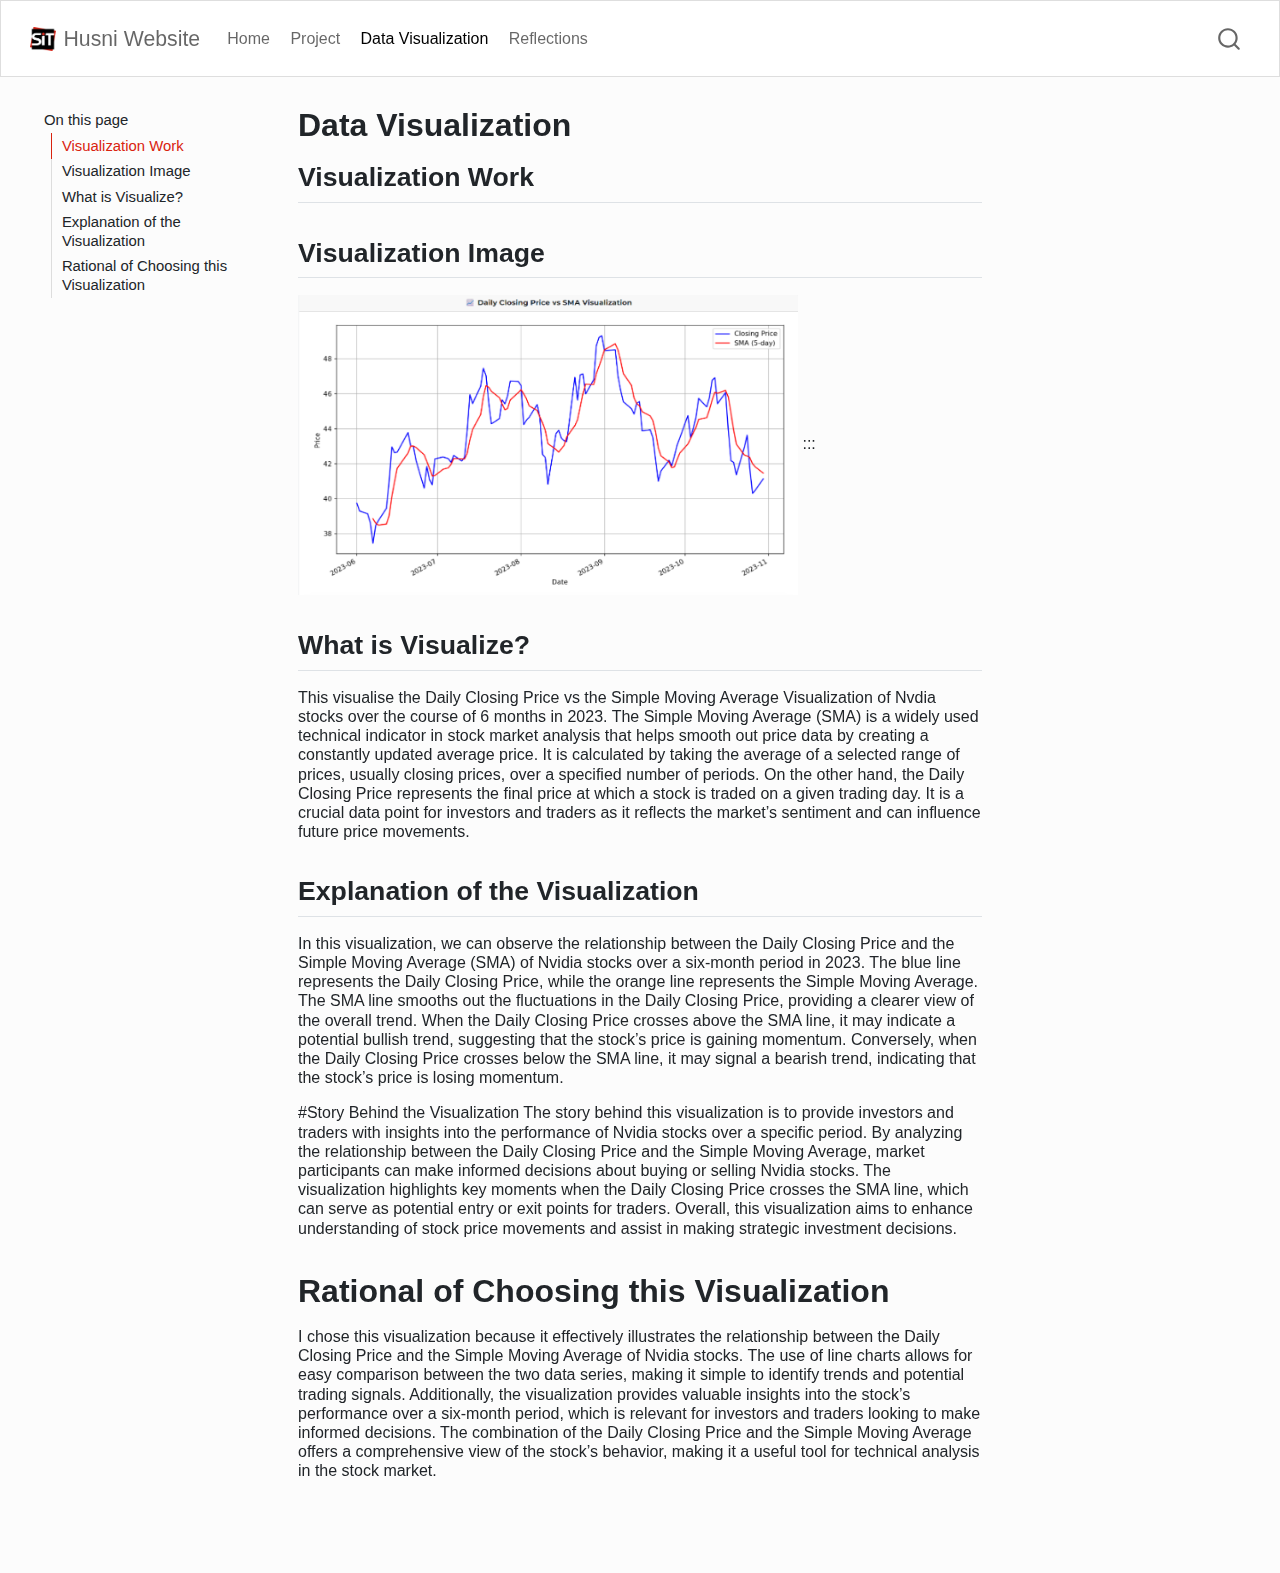
<file: docs/data-visualization.html>
<!DOCTYPE html>
<html xmlns="http://www.w3.org/1999/xhtml" lang="en" xml:lang="en"><head>

<meta charset="utf-8">
<meta name="generator" content="quarto-1.8.26">

<meta name="viewport" content="width=device-width, initial-scale=1.0, user-scalable=yes">


<title>Data Visualization – Husni Website</title>
<style>
code{white-space: pre-wrap;}
span.smallcaps{font-variant: small-caps;}
div.columns{display: flex; gap: min(4vw, 1.5em);}
div.column{flex: auto; overflow-x: auto;}
div.hanging-indent{margin-left: 1.5em; text-indent: -1.5em;}
ul.task-list{list-style: none;}
ul.task-list li input[type="checkbox"] {
  width: 0.8em;
  margin: 0 0.8em 0.2em -1em; /* quarto-specific, see https://github.com/quarto-dev/quarto-cli/issues/4556 */ 
  vertical-align: middle;
}
</style>


<script src="site_libs/quarto-nav/quarto-nav.js"></script>
<script src="site_libs/quarto-nav/headroom.min.js"></script>
<script src="site_libs/clipboard/clipboard.min.js"></script>
<script src="site_libs/quarto-search/autocomplete.umd.js"></script>
<script src="site_libs/quarto-search/fuse.min.js"></script>
<script src="site_libs/quarto-search/quarto-search.js"></script>
<meta name="quarto:offset" content="./">
<link href="./favicon.png" rel="icon" type="image/png">
<script src="site_libs/quarto-html/quarto.js" type="module"></script>
<script src="site_libs/quarto-html/tabsets/tabsets.js" type="module"></script>
<script src="site_libs/quarto-html/axe/axe-check.js" type="module"></script>
<script src="site_libs/quarto-html/popper.min.js"></script>
<script src="site_libs/quarto-html/tippy.umd.min.js"></script>
<script src="site_libs/quarto-html/anchor.min.js"></script>
<link href="site_libs/quarto-html/tippy.css" rel="stylesheet">
<link href="site_libs/quarto-html/quarto-syntax-highlighting-587c61ba64f3a5504c4d52d930310e48.css" rel="stylesheet" id="quarto-text-highlighting-styles">
<script src="site_libs/bootstrap/bootstrap.min.js"></script>
<link href="site_libs/bootstrap/bootstrap-icons.css" rel="stylesheet">
<link href="site_libs/bootstrap/bootstrap-56ce59c3fcb2b14b795df6d7beceb2f2.min.css" rel="stylesheet" append-hash="true" id="quarto-bootstrap" data-mode="light">
<script id="quarto-search-options" type="application/json">{
  "location": "navbar",
  "copy-button": false,
  "collapse-after": 3,
  "panel-placement": "end",
  "type": "overlay",
  "limit": 50,
  "keyboard-shortcut": [
    "f",
    "/",
    "s"
  ],
  "show-item-context": false,
  "language": {
    "search-no-results-text": "No results",
    "search-matching-documents-text": "matching documents",
    "search-copy-link-title": "Copy link to search",
    "search-hide-matches-text": "Hide additional matches",
    "search-more-match-text": "more match in this document",
    "search-more-matches-text": "more matches in this document",
    "search-clear-button-title": "Clear",
    "search-text-placeholder": "",
    "search-detached-cancel-button-title": "Cancel",
    "search-submit-button-title": "Submit",
    "search-label": "Search"
  }
}</script>


<link rel="stylesheet" href="styles.css">
</head>

<body class="floating nav-fixed quarto-light">

<div id="quarto-search-results"></div>
  <header id="quarto-header" class="headroom fixed-top">
    <nav class="navbar navbar-expand-lg " data-bs-theme="dark">
      <div class="navbar-container container-fluid">
      <div class="navbar-brand-container mx-auto">
    <a href="./index.html" class="navbar-brand navbar-brand-logo">
    <img src="./images/sit_logo_mark.png" alt="" class="navbar-logo light-content">
    <img src="./images/sit_logo_mark.png" alt="" class="navbar-logo dark-content">
    </a>
    <a class="navbar-brand" href="./index.html">
    <span class="navbar-title">Husni Website</span>
    </a>
  </div>
            <div id="quarto-search" class="" title="Search"></div>
          <button class="navbar-toggler" type="button" data-bs-toggle="collapse" data-bs-target="#navbarCollapse" aria-controls="navbarCollapse" role="menu" aria-expanded="false" aria-label="Toggle navigation" onclick="if (window.quartoToggleHeadroom) { window.quartoToggleHeadroom(); }">
  <span class="navbar-toggler-icon"></span>
</button>
          <div class="collapse navbar-collapse" id="navbarCollapse">
            <ul class="navbar-nav navbar-nav-scroll me-auto">
  <li class="nav-item">
    <a class="nav-link" href="./index.html"> 
<span class="menu-text">Home</span></a>
  </li>  
  <li class="nav-item">
    <a class="nav-link" href="./Project.html"> 
<span class="menu-text">Project</span></a>
  </li>  
  <li class="nav-item">
    <a class="nav-link active" href="./data-visualization.html" aria-current="page"> 
<span class="menu-text">Data Visualization</span></a>
  </li>  
  <li class="nav-item">
    <a class="nav-link" href="./reflection.html"> 
<span class="menu-text">Reflections</span></a>
  </li>  
</ul>
          </div> <!-- /navcollapse -->
            <div class="quarto-navbar-tools">
</div>
      </div> <!-- /container-fluid -->
    </nav>
</header>
<!-- content -->
<div id="quarto-content" class="quarto-container page-columns page-rows-contents page-layout-article page-navbar">
<!-- sidebar -->
  <nav id="quarto-sidebar" class="sidebar collapse collapse-horizontal quarto-sidebar-collapse-item sidebar-navigation floating overflow-auto">
    <nav id="TOC" role="doc-toc" class="toc-active">
    <h2 id="toc-title">On this page</h2>
   
  <ul>
  <li><a href="#visualization-work" id="toc-visualization-work" class="nav-link active" data-scroll-target="#visualization-work">Visualization Work</a></li>
  <li><a href="#visualization-image" id="toc-visualization-image" class="nav-link" data-scroll-target="#visualization-image">Visualization Image</a></li>
  <li><a href="#what-is-visualize" id="toc-what-is-visualize" class="nav-link" data-scroll-target="#what-is-visualize">What is Visualize?</a></li>
  <li><a href="#explanation-of-the-visualization" id="toc-explanation-of-the-visualization" class="nav-link" data-scroll-target="#explanation-of-the-visualization">Explanation of the Visualization</a></li>
  <li><a href="#rational-of-choosing-this-visualization" id="toc-rational-of-choosing-this-visualization" class="nav-link" data-scroll-target="#rational-of-choosing-this-visualization">Rational of Choosing this Visualization</a></li>
  </ul>
</nav>
</nav>
<div id="quarto-sidebar-glass" class="quarto-sidebar-collapse-item" data-bs-toggle="collapse" data-bs-target=".quarto-sidebar-collapse-item"></div>
<!-- margin-sidebar -->
    <div id="quarto-margin-sidebar" class="sidebar margin-sidebar zindex-bottom">
    </div>
<!-- main -->
<main class="content" id="quarto-document-content">

<header id="title-block-header" class="quarto-title-block default">
<div class="quarto-title">
<h1 class="title">Data Visualization</h1>
</div>



<div class="quarto-title-meta">

    
  
    
  </div>
  


</header>


<section id="visualization-work" class="level2">
<h2 class="anchored" data-anchor-id="visualization-work">Visualization Work</h2>
</section>
<section id="visualization-image" class="level2">
<h2 class="anchored" data-anchor-id="visualization-image">Visualization Image</h2>
<p><img src="images/visualisation.png" width="500" height="300" alt="Nvidia Stock Price vs Simple Moving Average"> :::</p>
</section>
<section id="what-is-visualize" class="level2">
<h2 class="anchored" data-anchor-id="what-is-visualize">What is Visualize?</h2>
<p>This visualise the Daily Closing Price vs the Simple Moving Average Visualization of Nvdia stocks over the course of 6 months in 2023. The Simple Moving Average (SMA) is a widely used technical indicator in stock market analysis that helps smooth out price data by creating a constantly updated average price. It is calculated by taking the average of a selected range of prices, usually closing prices, over a specified number of periods. On the other hand, the Daily Closing Price represents the final price at which a stock is traded on a given trading day. It is a crucial data point for investors and traders as it reflects the market’s sentiment and can influence future price movements.</p>
</section>
<section id="explanation-of-the-visualization" class="level2">
<h2 class="anchored" data-anchor-id="explanation-of-the-visualization">Explanation of the Visualization</h2>
<p>In this visualization, we can observe the relationship between the Daily Closing Price and the Simple Moving Average (SMA) of Nvidia stocks over a six-month period in 2023. The blue line represents the Daily Closing Price, while the orange line represents the Simple Moving Average. The SMA line smooths out the fluctuations in the Daily Closing Price, providing a clearer view of the overall trend. When the Daily Closing Price crosses above the SMA line, it may indicate a potential bullish trend, suggesting that the stock’s price is gaining momentum. Conversely, when the Daily Closing Price crosses below the SMA line, it may signal a bearish trend, indicating that the stock’s price is losing momentum.</p>
<p>#Story Behind the Visualization The story behind this visualization is to provide investors and traders with insights into the performance of Nvidia stocks over a specific period. By analyzing the relationship between the Daily Closing Price and the Simple Moving Average, market participants can make informed decisions about buying or selling Nvidia stocks. The visualization highlights key moments when the Daily Closing Price crosses the SMA line, which can serve as potential entry or exit points for traders. Overall, this visualization aims to enhance understanding of stock price movements and assist in making strategic investment decisions.</p>
</section>
<section id="rational-of-choosing-this-visualization" class="level1">
<h1>Rational of Choosing this Visualization</h1>
<p>I chose this visualization because it effectively illustrates the relationship between the Daily Closing Price and the Simple Moving Average of Nvidia stocks. The use of line charts allows for easy comparison between the two data series, making it simple to identify trends and potential trading signals. Additionally, the visualization provides valuable insights into the stock’s performance over a six-month period, which is relevant for investors and traders looking to make informed decisions. The combination of the Daily Closing Price and the Simple Moving Average offers a comprehensive view of the stock’s behavior, making it a useful tool for technical analysis in the stock market.</p>


</section>

</main> <!-- /main -->
<script id="quarto-html-after-body" type="application/javascript">
  window.document.addEventListener("DOMContentLoaded", function (event) {
    const icon = "";
    const anchorJS = new window.AnchorJS();
    anchorJS.options = {
      placement: 'right',
      icon: icon
    };
    anchorJS.add('.anchored');
    const isCodeAnnotation = (el) => {
      for (const clz of el.classList) {
        if (clz.startsWith('code-annotation-')) {                     
          return true;
        }
      }
      return false;
    }
    const onCopySuccess = function(e) {
      // button target
      const button = e.trigger;
      // don't keep focus
      button.blur();
      // flash "checked"
      button.classList.add('code-copy-button-checked');
      var currentTitle = button.getAttribute("title");
      button.setAttribute("title", "Copied!");
      let tooltip;
      if (window.bootstrap) {
        button.setAttribute("data-bs-toggle", "tooltip");
        button.setAttribute("data-bs-placement", "left");
        button.setAttribute("data-bs-title", "Copied!");
        tooltip = new bootstrap.Tooltip(button, 
          { trigger: "manual", 
            customClass: "code-copy-button-tooltip",
            offset: [0, -8]});
        tooltip.show();    
      }
      setTimeout(function() {
        if (tooltip) {
          tooltip.hide();
          button.removeAttribute("data-bs-title");
          button.removeAttribute("data-bs-toggle");
          button.removeAttribute("data-bs-placement");
        }
        button.setAttribute("title", currentTitle);
        button.classList.remove('code-copy-button-checked');
      }, 1000);
      // clear code selection
      e.clearSelection();
    }
    const getTextToCopy = function(trigger) {
      const outerScaffold = trigger.parentElement.cloneNode(true);
      const codeEl = outerScaffold.querySelector('code');
      for (const childEl of codeEl.children) {
        if (isCodeAnnotation(childEl)) {
          childEl.remove();
        }
      }
      return codeEl.innerText;
    }
    const clipboard = new window.ClipboardJS('.code-copy-button:not([data-in-quarto-modal])', {
      text: getTextToCopy
    });
    clipboard.on('success', onCopySuccess);
    if (window.document.getElementById('quarto-embedded-source-code-modal')) {
      const clipboardModal = new window.ClipboardJS('.code-copy-button[data-in-quarto-modal]', {
        text: getTextToCopy,
        container: window.document.getElementById('quarto-embedded-source-code-modal')
      });
      clipboardModal.on('success', onCopySuccess);
    }
      var localhostRegex = new RegExp(/^(?:http|https):\/\/localhost\:?[0-9]*\//);
      var mailtoRegex = new RegExp(/^mailto:/);
        var filterRegex = new RegExp('/' + window.location.host + '/');
      var isInternal = (href) => {
          return filterRegex.test(href) || localhostRegex.test(href) || mailtoRegex.test(href);
      }
      // Inspect non-navigation links and adorn them if external
     var links = window.document.querySelectorAll('a[href]:not(.nav-link):not(.navbar-brand):not(.toc-action):not(.sidebar-link):not(.sidebar-item-toggle):not(.pagination-link):not(.no-external):not([aria-hidden]):not(.dropdown-item):not(.quarto-navigation-tool):not(.about-link)');
      for (var i=0; i<links.length; i++) {
        const link = links[i];
        if (!isInternal(link.href)) {
          // undo the damage that might have been done by quarto-nav.js in the case of
          // links that we want to consider external
          if (link.dataset.originalHref !== undefined) {
            link.href = link.dataset.originalHref;
          }
        }
      }
    function tippyHover(el, contentFn, onTriggerFn, onUntriggerFn) {
      const config = {
        allowHTML: true,
        maxWidth: 500,
        delay: 100,
        arrow: false,
        appendTo: function(el) {
            return el.parentElement;
        },
        interactive: true,
        interactiveBorder: 10,
        theme: 'quarto',
        placement: 'bottom-start',
      };
      if (contentFn) {
        config.content = contentFn;
      }
      if (onTriggerFn) {
        config.onTrigger = onTriggerFn;
      }
      if (onUntriggerFn) {
        config.onUntrigger = onUntriggerFn;
      }
      window.tippy(el, config); 
    }
    const noterefs = window.document.querySelectorAll('a[role="doc-noteref"]');
    for (var i=0; i<noterefs.length; i++) {
      const ref = noterefs[i];
      tippyHover(ref, function() {
        // use id or data attribute instead here
        let href = ref.getAttribute('data-footnote-href') || ref.getAttribute('href');
        try { href = new URL(href).hash; } catch {}
        const id = href.replace(/^#\/?/, "");
        const note = window.document.getElementById(id);
        if (note) {
          return note.innerHTML;
        } else {
          return "";
        }
      });
    }
    const xrefs = window.document.querySelectorAll('a.quarto-xref');
    const processXRef = (id, note) => {
      // Strip column container classes
      const stripColumnClz = (el) => {
        el.classList.remove("page-full", "page-columns");
        if (el.children) {
          for (const child of el.children) {
            stripColumnClz(child);
          }
        }
      }
      stripColumnClz(note)
      if (id === null || id.startsWith('sec-')) {
        // Special case sections, only their first couple elements
        const container = document.createElement("div");
        if (note.children && note.children.length > 2) {
          container.appendChild(note.children[0].cloneNode(true));
          for (let i = 1; i < note.children.length; i++) {
            const child = note.children[i];
            if (child.tagName === "P" && child.innerText === "") {
              continue;
            } else {
              container.appendChild(child.cloneNode(true));
              break;
            }
          }
          if (window.Quarto?.typesetMath) {
            window.Quarto.typesetMath(container);
          }
          return container.innerHTML
        } else {
          if (window.Quarto?.typesetMath) {
            window.Quarto.typesetMath(note);
          }
          return note.innerHTML;
        }
      } else {
        // Remove any anchor links if they are present
        const anchorLink = note.querySelector('a.anchorjs-link');
        if (anchorLink) {
          anchorLink.remove();
        }
        if (window.Quarto?.typesetMath) {
          window.Quarto.typesetMath(note);
        }
        if (note.classList.contains("callout")) {
          return note.outerHTML;
        } else {
          return note.innerHTML;
        }
      }
    }
    for (var i=0; i<xrefs.length; i++) {
      const xref = xrefs[i];
      tippyHover(xref, undefined, function(instance) {
        instance.disable();
        let url = xref.getAttribute('href');
        let hash = undefined; 
        if (url.startsWith('#')) {
          hash = url;
        } else {
          try { hash = new URL(url).hash; } catch {}
        }
        if (hash) {
          const id = hash.replace(/^#\/?/, "");
          const note = window.document.getElementById(id);
          if (note !== null) {
            try {
              const html = processXRef(id, note.cloneNode(true));
              instance.setContent(html);
            } finally {
              instance.enable();
              instance.show();
            }
          } else {
            // See if we can fetch this
            fetch(url.split('#')[0])
            .then(res => res.text())
            .then(html => {
              const parser = new DOMParser();
              const htmlDoc = parser.parseFromString(html, "text/html");
              const note = htmlDoc.getElementById(id);
              if (note !== null) {
                const html = processXRef(id, note);
                instance.setContent(html);
              } 
            }).finally(() => {
              instance.enable();
              instance.show();
            });
          }
        } else {
          // See if we can fetch a full url (with no hash to target)
          // This is a special case and we should probably do some content thinning / targeting
          fetch(url)
          .then(res => res.text())
          .then(html => {
            const parser = new DOMParser();
            const htmlDoc = parser.parseFromString(html, "text/html");
            const note = htmlDoc.querySelector('main.content');
            if (note !== null) {
              // This should only happen for chapter cross references
              // (since there is no id in the URL)
              // remove the first header
              if (note.children.length > 0 && note.children[0].tagName === "HEADER") {
                note.children[0].remove();
              }
              const html = processXRef(null, note);
              instance.setContent(html);
            } 
          }).finally(() => {
            instance.enable();
            instance.show();
          });
        }
      }, function(instance) {
      });
    }
        let selectedAnnoteEl;
        const selectorForAnnotation = ( cell, annotation) => {
          let cellAttr = 'data-code-cell="' + cell + '"';
          let lineAttr = 'data-code-annotation="' +  annotation + '"';
          const selector = 'span[' + cellAttr + '][' + lineAttr + ']';
          return selector;
        }
        const selectCodeLines = (annoteEl) => {
          const doc = window.document;
          const targetCell = annoteEl.getAttribute("data-target-cell");
          const targetAnnotation = annoteEl.getAttribute("data-target-annotation");
          const annoteSpan = window.document.querySelector(selectorForAnnotation(targetCell, targetAnnotation));
          const lines = annoteSpan.getAttribute("data-code-lines").split(",");
          const lineIds = lines.map((line) => {
            return targetCell + "-" + line;
          })
          let top = null;
          let height = null;
          let parent = null;
          if (lineIds.length > 0) {
              //compute the position of the single el (top and bottom and make a div)
              const el = window.document.getElementById(lineIds[0]);
              top = el.offsetTop;
              height = el.offsetHeight;
              parent = el.parentElement.parentElement;
            if (lineIds.length > 1) {
              const lastEl = window.document.getElementById(lineIds[lineIds.length - 1]);
              const bottom = lastEl.offsetTop + lastEl.offsetHeight;
              height = bottom - top;
            }
            if (top !== null && height !== null && parent !== null) {
              // cook up a div (if necessary) and position it 
              let div = window.document.getElementById("code-annotation-line-highlight");
              if (div === null) {
                div = window.document.createElement("div");
                div.setAttribute("id", "code-annotation-line-highlight");
                div.style.position = 'absolute';
                parent.appendChild(div);
              }
              div.style.top = top - 2 + "px";
              div.style.height = height + 4 + "px";
              div.style.left = 0;
              let gutterDiv = window.document.getElementById("code-annotation-line-highlight-gutter");
              if (gutterDiv === null) {
                gutterDiv = window.document.createElement("div");
                gutterDiv.setAttribute("id", "code-annotation-line-highlight-gutter");
                gutterDiv.style.position = 'absolute';
                const codeCell = window.document.getElementById(targetCell);
                const gutter = codeCell.querySelector('.code-annotation-gutter');
                gutter.appendChild(gutterDiv);
              }
              gutterDiv.style.top = top - 2 + "px";
              gutterDiv.style.height = height + 4 + "px";
            }
            selectedAnnoteEl = annoteEl;
          }
        };
        const unselectCodeLines = () => {
          const elementsIds = ["code-annotation-line-highlight", "code-annotation-line-highlight-gutter"];
          elementsIds.forEach((elId) => {
            const div = window.document.getElementById(elId);
            if (div) {
              div.remove();
            }
          });
          selectedAnnoteEl = undefined;
        };
          // Handle positioning of the toggle
      window.addEventListener(
        "resize",
        throttle(() => {
          elRect = undefined;
          if (selectedAnnoteEl) {
            selectCodeLines(selectedAnnoteEl);
          }
        }, 10)
      );
      function throttle(fn, ms) {
      let throttle = false;
      let timer;
        return (...args) => {
          if(!throttle) { // first call gets through
              fn.apply(this, args);
              throttle = true;
          } else { // all the others get throttled
              if(timer) clearTimeout(timer); // cancel #2
              timer = setTimeout(() => {
                fn.apply(this, args);
                timer = throttle = false;
              }, ms);
          }
        };
      }
        // Attach click handler to the DT
        const annoteDls = window.document.querySelectorAll('dt[data-target-cell]');
        for (const annoteDlNode of annoteDls) {
          annoteDlNode.addEventListener('click', (event) => {
            const clickedEl = event.target;
            if (clickedEl !== selectedAnnoteEl) {
              unselectCodeLines();
              const activeEl = window.document.querySelector('dt[data-target-cell].code-annotation-active');
              if (activeEl) {
                activeEl.classList.remove('code-annotation-active');
              }
              selectCodeLines(clickedEl);
              clickedEl.classList.add('code-annotation-active');
            } else {
              // Unselect the line
              unselectCodeLines();
              clickedEl.classList.remove('code-annotation-active');
            }
          });
        }
    const findCites = (el) => {
      const parentEl = el.parentElement;
      if (parentEl) {
        const cites = parentEl.dataset.cites;
        if (cites) {
          return {
            el,
            cites: cites.split(' ')
          };
        } else {
          return findCites(el.parentElement)
        }
      } else {
        return undefined;
      }
    };
    var bibliorefs = window.document.querySelectorAll('a[role="doc-biblioref"]');
    for (var i=0; i<bibliorefs.length; i++) {
      const ref = bibliorefs[i];
      const citeInfo = findCites(ref);
      if (citeInfo) {
        tippyHover(citeInfo.el, function() {
          var popup = window.document.createElement('div');
          citeInfo.cites.forEach(function(cite) {
            var citeDiv = window.document.createElement('div');
            citeDiv.classList.add('hanging-indent');
            citeDiv.classList.add('csl-entry');
            var biblioDiv = window.document.getElementById('ref-' + cite);
            if (biblioDiv) {
              citeDiv.innerHTML = biblioDiv.innerHTML;
            }
            popup.appendChild(citeDiv);
          });
          return popup.innerHTML;
        });
      }
    }
  });
  </script>
</div> <!-- /content -->




</body></html>
</file>
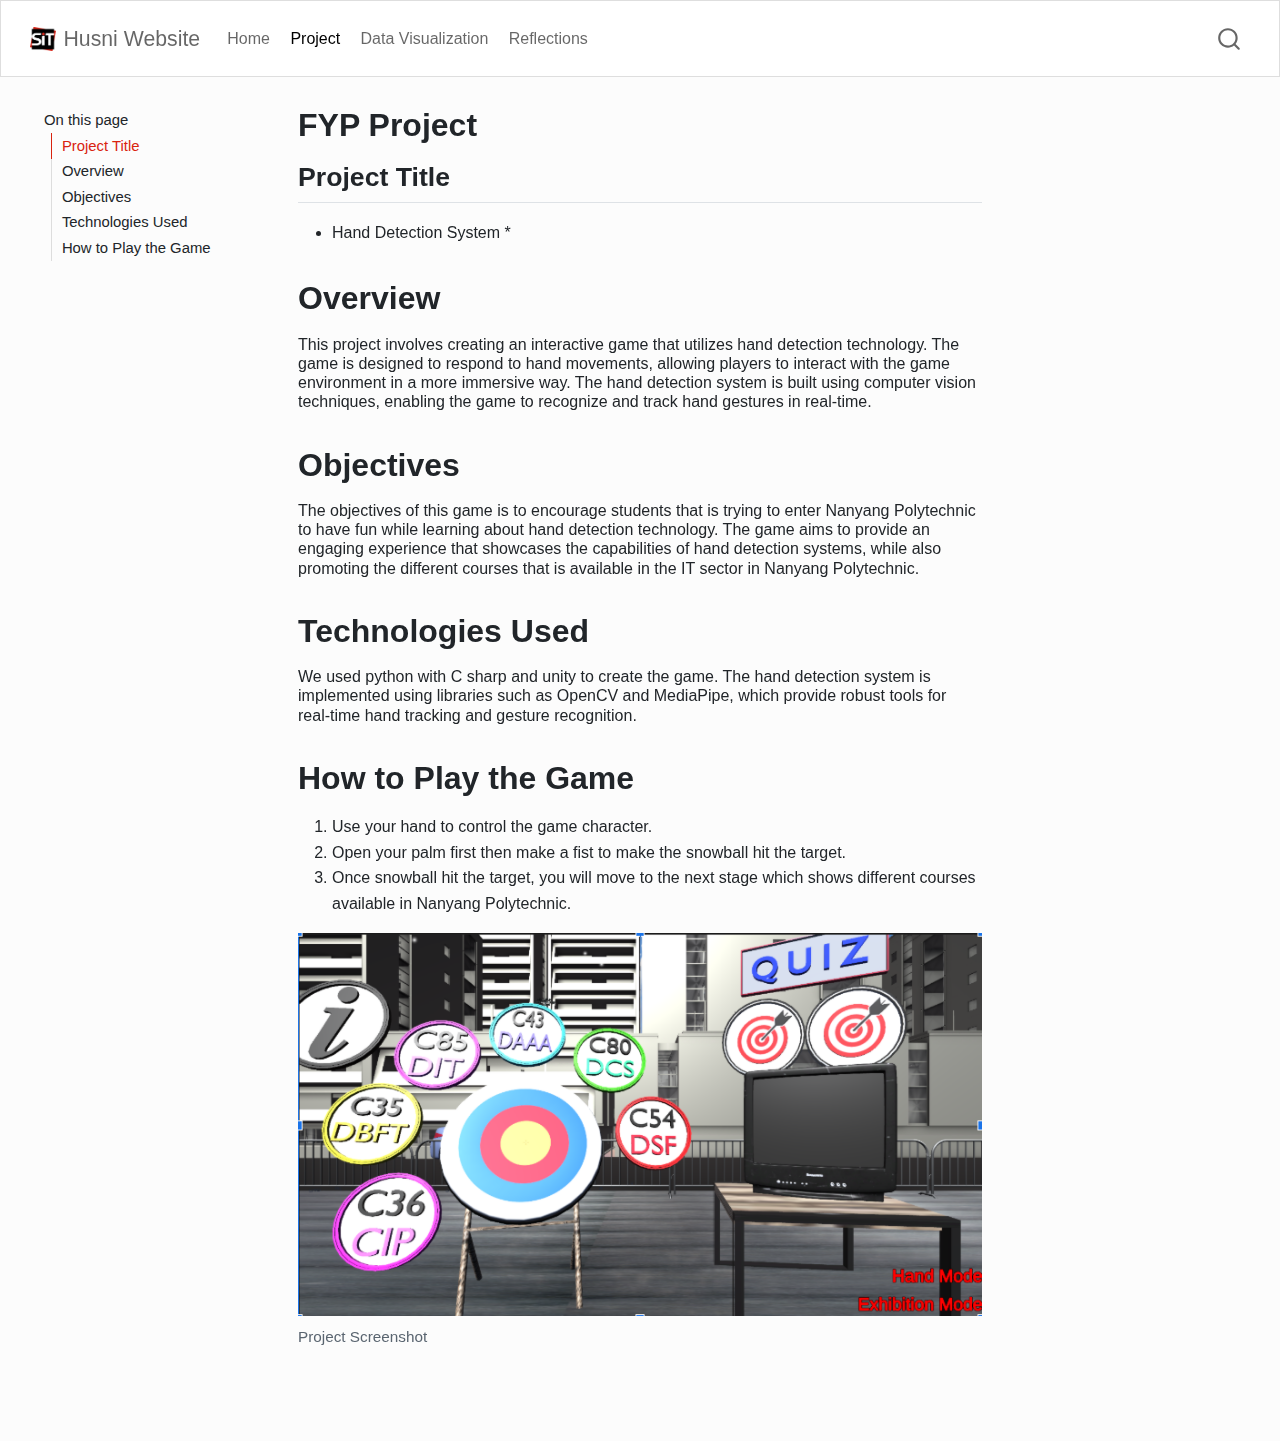
<file: docs/Project.html>
<!DOCTYPE html>
<html xmlns="http://www.w3.org/1999/xhtml" lang="en" xml:lang="en"><head>

<meta charset="utf-8">
<meta name="generator" content="quarto-1.8.26">

<meta name="viewport" content="width=device-width, initial-scale=1.0, user-scalable=yes">


<title>FYP Project – Husni Website</title>
<style>
code{white-space: pre-wrap;}
span.smallcaps{font-variant: small-caps;}
div.columns{display: flex; gap: min(4vw, 1.5em);}
div.column{flex: auto; overflow-x: auto;}
div.hanging-indent{margin-left: 1.5em; text-indent: -1.5em;}
ul.task-list{list-style: none;}
ul.task-list li input[type="checkbox"] {
  width: 0.8em;
  margin: 0 0.8em 0.2em -1em; /* quarto-specific, see https://github.com/quarto-dev/quarto-cli/issues/4556 */ 
  vertical-align: middle;
}
</style>


<script src="site_libs/quarto-nav/quarto-nav.js"></script>
<script src="site_libs/quarto-nav/headroom.min.js"></script>
<script src="site_libs/clipboard/clipboard.min.js"></script>
<script src="site_libs/quarto-search/autocomplete.umd.js"></script>
<script src="site_libs/quarto-search/fuse.min.js"></script>
<script src="site_libs/quarto-search/quarto-search.js"></script>
<meta name="quarto:offset" content="./">
<link href="./favicon.png" rel="icon" type="image/png">
<script src="site_libs/quarto-html/quarto.js" type="module"></script>
<script src="site_libs/quarto-html/tabsets/tabsets.js" type="module"></script>
<script src="site_libs/quarto-html/axe/axe-check.js" type="module"></script>
<script src="site_libs/quarto-html/popper.min.js"></script>
<script src="site_libs/quarto-html/tippy.umd.min.js"></script>
<script src="site_libs/quarto-html/anchor.min.js"></script>
<link href="site_libs/quarto-html/tippy.css" rel="stylesheet">
<link href="site_libs/quarto-html/quarto-syntax-highlighting-587c61ba64f3a5504c4d52d930310e48.css" rel="stylesheet" id="quarto-text-highlighting-styles">
<script src="site_libs/bootstrap/bootstrap.min.js"></script>
<link href="site_libs/bootstrap/bootstrap-icons.css" rel="stylesheet">
<link href="site_libs/bootstrap/bootstrap-56ce59c3fcb2b14b795df6d7beceb2f2.min.css" rel="stylesheet" append-hash="true" id="quarto-bootstrap" data-mode="light">
<script id="quarto-search-options" type="application/json">{
  "location": "navbar",
  "copy-button": false,
  "collapse-after": 3,
  "panel-placement": "end",
  "type": "overlay",
  "limit": 50,
  "keyboard-shortcut": [
    "f",
    "/",
    "s"
  ],
  "show-item-context": false,
  "language": {
    "search-no-results-text": "No results",
    "search-matching-documents-text": "matching documents",
    "search-copy-link-title": "Copy link to search",
    "search-hide-matches-text": "Hide additional matches",
    "search-more-match-text": "more match in this document",
    "search-more-matches-text": "more matches in this document",
    "search-clear-button-title": "Clear",
    "search-text-placeholder": "",
    "search-detached-cancel-button-title": "Cancel",
    "search-submit-button-title": "Submit",
    "search-label": "Search"
  }
}</script>


<link rel="stylesheet" href="styles.css">
</head>

<body class="floating nav-fixed quarto-light">

<div id="quarto-search-results"></div>
  <header id="quarto-header" class="headroom fixed-top">
    <nav class="navbar navbar-expand-lg " data-bs-theme="dark">
      <div class="navbar-container container-fluid">
      <div class="navbar-brand-container mx-auto">
    <a href="./index.html" class="navbar-brand navbar-brand-logo">
    <img src="./images/sit_logo_mark.png" alt="" class="navbar-logo light-content">
    <img src="./images/sit_logo_mark.png" alt="" class="navbar-logo dark-content">
    </a>
    <a class="navbar-brand" href="./index.html">
    <span class="navbar-title">Husni Website</span>
    </a>
  </div>
            <div id="quarto-search" class="" title="Search"></div>
          <button class="navbar-toggler" type="button" data-bs-toggle="collapse" data-bs-target="#navbarCollapse" aria-controls="navbarCollapse" role="menu" aria-expanded="false" aria-label="Toggle navigation" onclick="if (window.quartoToggleHeadroom) { window.quartoToggleHeadroom(); }">
  <span class="navbar-toggler-icon"></span>
</button>
          <div class="collapse navbar-collapse" id="navbarCollapse">
            <ul class="navbar-nav navbar-nav-scroll me-auto">
  <li class="nav-item">
    <a class="nav-link" href="./index.html"> 
<span class="menu-text">Home</span></a>
  </li>  
  <li class="nav-item">
    <a class="nav-link active" href="./Project.html" aria-current="page"> 
<span class="menu-text">Project</span></a>
  </li>  
  <li class="nav-item">
    <a class="nav-link" href="./data-visualization.html"> 
<span class="menu-text">Data Visualization</span></a>
  </li>  
  <li class="nav-item">
    <a class="nav-link" href="./reflection.html"> 
<span class="menu-text">Reflections</span></a>
  </li>  
</ul>
          </div> <!-- /navcollapse -->
            <div class="quarto-navbar-tools">
</div>
      </div> <!-- /container-fluid -->
    </nav>
</header>
<!-- content -->
<div id="quarto-content" class="quarto-container page-columns page-rows-contents page-layout-article page-navbar">
<!-- sidebar -->
  <nav id="quarto-sidebar" class="sidebar collapse collapse-horizontal quarto-sidebar-collapse-item sidebar-navigation floating overflow-auto">
    <nav id="TOC" role="doc-toc" class="toc-active">
    <h2 id="toc-title">On this page</h2>
   
  <ul>
  <li><a href="#project-title" id="toc-project-title" class="nav-link active" data-scroll-target="#project-title">Project Title</a></li>
  <li><a href="#overview" id="toc-overview" class="nav-link" data-scroll-target="#overview">Overview</a></li>
  <li><a href="#objectives" id="toc-objectives" class="nav-link" data-scroll-target="#objectives">Objectives</a></li>
  <li><a href="#technologies-used" id="toc-technologies-used" class="nav-link" data-scroll-target="#technologies-used">Technologies Used</a></li>
  <li><a href="#how-to-play-the-game" id="toc-how-to-play-the-game" class="nav-link" data-scroll-target="#how-to-play-the-game">How to Play the Game</a></li>
  </ul>
</nav>
</nav>
<div id="quarto-sidebar-glass" class="quarto-sidebar-collapse-item" data-bs-toggle="collapse" data-bs-target=".quarto-sidebar-collapse-item"></div>
<!-- margin-sidebar -->
    <div id="quarto-margin-sidebar" class="sidebar margin-sidebar zindex-bottom">
    </div>
<!-- main -->
<main class="content" id="quarto-document-content">

<header id="title-block-header" class="quarto-title-block default">
<div class="quarto-title">
<h1 class="title">FYP Project</h1>
</div>



<div class="quarto-title-meta">

    
  
    
  </div>
  


</header>


<section id="project-title" class="level2">
<h2 class="anchored" data-anchor-id="project-title">Project Title</h2>
<ul>
<li>Hand Detection System *</li>
</ul>
</section>
<section id="overview" class="level1">
<h1>Overview</h1>
<p>This project involves creating an interactive game that utilizes hand detection technology. The game is designed to respond to hand movements, allowing players to interact with the game environment in a more immersive way. The hand detection system is built using computer vision techniques, enabling the game to recognize and track hand gestures in real-time.</p>
</section>
<section id="objectives" class="level1">
<h1>Objectives</h1>
<p>The objectives of this game is to encourage students that is trying to enter Nanyang Polytechnic to have fun while learning about hand detection technology. The game aims to provide an engaging experience that showcases the capabilities of hand detection systems, while also promoting the different courses that is available in the IT sector in Nanyang Polytechnic.</p>
</section>
<section id="technologies-used" class="level1">
<h1>Technologies Used</h1>
<p>We used python with C sharp and unity to create the game. The hand detection system is implemented using libraries such as OpenCV and MediaPipe, which provide robust tools for real-time hand tracking and gesture recognition.</p>
</section>
<section id="how-to-play-the-game" class="level1">
<h1>How to Play the Game</h1>
<ol type="1">
<li>Use your hand to control the game character.</li>
<li>Open your palm first then make a fist to make the snowball hit the target.</li>
<li>Once snowball hit the target, you will move to the next stage which shows different courses available in Nanyang Polytechnic.</li>
</ol>
<div class="quarto-figure quarto-figure-center">
<figure class="figure">
<p><img src="images/gamedashboard.png" class="img-fluid figure-img"></p>
<figcaption>Project Screenshot</figcaption>
</figure>
</div>


</section>

</main> <!-- /main -->
<script id="quarto-html-after-body" type="application/javascript">
  window.document.addEventListener("DOMContentLoaded", function (event) {
    const icon = "";
    const anchorJS = new window.AnchorJS();
    anchorJS.options = {
      placement: 'right',
      icon: icon
    };
    anchorJS.add('.anchored');
    const isCodeAnnotation = (el) => {
      for (const clz of el.classList) {
        if (clz.startsWith('code-annotation-')) {                     
          return true;
        }
      }
      return false;
    }
    const onCopySuccess = function(e) {
      // button target
      const button = e.trigger;
      // don't keep focus
      button.blur();
      // flash "checked"
      button.classList.add('code-copy-button-checked');
      var currentTitle = button.getAttribute("title");
      button.setAttribute("title", "Copied!");
      let tooltip;
      if (window.bootstrap) {
        button.setAttribute("data-bs-toggle", "tooltip");
        button.setAttribute("data-bs-placement", "left");
        button.setAttribute("data-bs-title", "Copied!");
        tooltip = new bootstrap.Tooltip(button, 
          { trigger: "manual", 
            customClass: "code-copy-button-tooltip",
            offset: [0, -8]});
        tooltip.show();    
      }
      setTimeout(function() {
        if (tooltip) {
          tooltip.hide();
          button.removeAttribute("data-bs-title");
          button.removeAttribute("data-bs-toggle");
          button.removeAttribute("data-bs-placement");
        }
        button.setAttribute("title", currentTitle);
        button.classList.remove('code-copy-button-checked');
      }, 1000);
      // clear code selection
      e.clearSelection();
    }
    const getTextToCopy = function(trigger) {
      const outerScaffold = trigger.parentElement.cloneNode(true);
      const codeEl = outerScaffold.querySelector('code');
      for (const childEl of codeEl.children) {
        if (isCodeAnnotation(childEl)) {
          childEl.remove();
        }
      }
      return codeEl.innerText;
    }
    const clipboard = new window.ClipboardJS('.code-copy-button:not([data-in-quarto-modal])', {
      text: getTextToCopy
    });
    clipboard.on('success', onCopySuccess);
    if (window.document.getElementById('quarto-embedded-source-code-modal')) {
      const clipboardModal = new window.ClipboardJS('.code-copy-button[data-in-quarto-modal]', {
        text: getTextToCopy,
        container: window.document.getElementById('quarto-embedded-source-code-modal')
      });
      clipboardModal.on('success', onCopySuccess);
    }
      var localhostRegex = new RegExp(/^(?:http|https):\/\/localhost\:?[0-9]*\//);
      var mailtoRegex = new RegExp(/^mailto:/);
        var filterRegex = new RegExp('/' + window.location.host + '/');
      var isInternal = (href) => {
          return filterRegex.test(href) || localhostRegex.test(href) || mailtoRegex.test(href);
      }
      // Inspect non-navigation links and adorn them if external
     var links = window.document.querySelectorAll('a[href]:not(.nav-link):not(.navbar-brand):not(.toc-action):not(.sidebar-link):not(.sidebar-item-toggle):not(.pagination-link):not(.no-external):not([aria-hidden]):not(.dropdown-item):not(.quarto-navigation-tool):not(.about-link)');
      for (var i=0; i<links.length; i++) {
        const link = links[i];
        if (!isInternal(link.href)) {
          // undo the damage that might have been done by quarto-nav.js in the case of
          // links that we want to consider external
          if (link.dataset.originalHref !== undefined) {
            link.href = link.dataset.originalHref;
          }
        }
      }
    function tippyHover(el, contentFn, onTriggerFn, onUntriggerFn) {
      const config = {
        allowHTML: true,
        maxWidth: 500,
        delay: 100,
        arrow: false,
        appendTo: function(el) {
            return el.parentElement;
        },
        interactive: true,
        interactiveBorder: 10,
        theme: 'quarto',
        placement: 'bottom-start',
      };
      if (contentFn) {
        config.content = contentFn;
      }
      if (onTriggerFn) {
        config.onTrigger = onTriggerFn;
      }
      if (onUntriggerFn) {
        config.onUntrigger = onUntriggerFn;
      }
      window.tippy(el, config); 
    }
    const noterefs = window.document.querySelectorAll('a[role="doc-noteref"]');
    for (var i=0; i<noterefs.length; i++) {
      const ref = noterefs[i];
      tippyHover(ref, function() {
        // use id or data attribute instead here
        let href = ref.getAttribute('data-footnote-href') || ref.getAttribute('href');
        try { href = new URL(href).hash; } catch {}
        const id = href.replace(/^#\/?/, "");
        const note = window.document.getElementById(id);
        if (note) {
          return note.innerHTML;
        } else {
          return "";
        }
      });
    }
    const xrefs = window.document.querySelectorAll('a.quarto-xref');
    const processXRef = (id, note) => {
      // Strip column container classes
      const stripColumnClz = (el) => {
        el.classList.remove("page-full", "page-columns");
        if (el.children) {
          for (const child of el.children) {
            stripColumnClz(child);
          }
        }
      }
      stripColumnClz(note)
      if (id === null || id.startsWith('sec-')) {
        // Special case sections, only their first couple elements
        const container = document.createElement("div");
        if (note.children && note.children.length > 2) {
          container.appendChild(note.children[0].cloneNode(true));
          for (let i = 1; i < note.children.length; i++) {
            const child = note.children[i];
            if (child.tagName === "P" && child.innerText === "") {
              continue;
            } else {
              container.appendChild(child.cloneNode(true));
              break;
            }
          }
          if (window.Quarto?.typesetMath) {
            window.Quarto.typesetMath(container);
          }
          return container.innerHTML
        } else {
          if (window.Quarto?.typesetMath) {
            window.Quarto.typesetMath(note);
          }
          return note.innerHTML;
        }
      } else {
        // Remove any anchor links if they are present
        const anchorLink = note.querySelector('a.anchorjs-link');
        if (anchorLink) {
          anchorLink.remove();
        }
        if (window.Quarto?.typesetMath) {
          window.Quarto.typesetMath(note);
        }
        if (note.classList.contains("callout")) {
          return note.outerHTML;
        } else {
          return note.innerHTML;
        }
      }
    }
    for (var i=0; i<xrefs.length; i++) {
      const xref = xrefs[i];
      tippyHover(xref, undefined, function(instance) {
        instance.disable();
        let url = xref.getAttribute('href');
        let hash = undefined; 
        if (url.startsWith('#')) {
          hash = url;
        } else {
          try { hash = new URL(url).hash; } catch {}
        }
        if (hash) {
          const id = hash.replace(/^#\/?/, "");
          const note = window.document.getElementById(id);
          if (note !== null) {
            try {
              const html = processXRef(id, note.cloneNode(true));
              instance.setContent(html);
            } finally {
              instance.enable();
              instance.show();
            }
          } else {
            // See if we can fetch this
            fetch(url.split('#')[0])
            .then(res => res.text())
            .then(html => {
              const parser = new DOMParser();
              const htmlDoc = parser.parseFromString(html, "text/html");
              const note = htmlDoc.getElementById(id);
              if (note !== null) {
                const html = processXRef(id, note);
                instance.setContent(html);
              } 
            }).finally(() => {
              instance.enable();
              instance.show();
            });
          }
        } else {
          // See if we can fetch a full url (with no hash to target)
          // This is a special case and we should probably do some content thinning / targeting
          fetch(url)
          .then(res => res.text())
          .then(html => {
            const parser = new DOMParser();
            const htmlDoc = parser.parseFromString(html, "text/html");
            const note = htmlDoc.querySelector('main.content');
            if (note !== null) {
              // This should only happen for chapter cross references
              // (since there is no id in the URL)
              // remove the first header
              if (note.children.length > 0 && note.children[0].tagName === "HEADER") {
                note.children[0].remove();
              }
              const html = processXRef(null, note);
              instance.setContent(html);
            } 
          }).finally(() => {
            instance.enable();
            instance.show();
          });
        }
      }, function(instance) {
      });
    }
        let selectedAnnoteEl;
        const selectorForAnnotation = ( cell, annotation) => {
          let cellAttr = 'data-code-cell="' + cell + '"';
          let lineAttr = 'data-code-annotation="' +  annotation + '"';
          const selector = 'span[' + cellAttr + '][' + lineAttr + ']';
          return selector;
        }
        const selectCodeLines = (annoteEl) => {
          const doc = window.document;
          const targetCell = annoteEl.getAttribute("data-target-cell");
          const targetAnnotation = annoteEl.getAttribute("data-target-annotation");
          const annoteSpan = window.document.querySelector(selectorForAnnotation(targetCell, targetAnnotation));
          const lines = annoteSpan.getAttribute("data-code-lines").split(",");
          const lineIds = lines.map((line) => {
            return targetCell + "-" + line;
          })
          let top = null;
          let height = null;
          let parent = null;
          if (lineIds.length > 0) {
              //compute the position of the single el (top and bottom and make a div)
              const el = window.document.getElementById(lineIds[0]);
              top = el.offsetTop;
              height = el.offsetHeight;
              parent = el.parentElement.parentElement;
            if (lineIds.length > 1) {
              const lastEl = window.document.getElementById(lineIds[lineIds.length - 1]);
              const bottom = lastEl.offsetTop + lastEl.offsetHeight;
              height = bottom - top;
            }
            if (top !== null && height !== null && parent !== null) {
              // cook up a div (if necessary) and position it 
              let div = window.document.getElementById("code-annotation-line-highlight");
              if (div === null) {
                div = window.document.createElement("div");
                div.setAttribute("id", "code-annotation-line-highlight");
                div.style.position = 'absolute';
                parent.appendChild(div);
              }
              div.style.top = top - 2 + "px";
              div.style.height = height + 4 + "px";
              div.style.left = 0;
              let gutterDiv = window.document.getElementById("code-annotation-line-highlight-gutter");
              if (gutterDiv === null) {
                gutterDiv = window.document.createElement("div");
                gutterDiv.setAttribute("id", "code-annotation-line-highlight-gutter");
                gutterDiv.style.position = 'absolute';
                const codeCell = window.document.getElementById(targetCell);
                const gutter = codeCell.querySelector('.code-annotation-gutter');
                gutter.appendChild(gutterDiv);
              }
              gutterDiv.style.top = top - 2 + "px";
              gutterDiv.style.height = height + 4 + "px";
            }
            selectedAnnoteEl = annoteEl;
          }
        };
        const unselectCodeLines = () => {
          const elementsIds = ["code-annotation-line-highlight", "code-annotation-line-highlight-gutter"];
          elementsIds.forEach((elId) => {
            const div = window.document.getElementById(elId);
            if (div) {
              div.remove();
            }
          });
          selectedAnnoteEl = undefined;
        };
          // Handle positioning of the toggle
      window.addEventListener(
        "resize",
        throttle(() => {
          elRect = undefined;
          if (selectedAnnoteEl) {
            selectCodeLines(selectedAnnoteEl);
          }
        }, 10)
      );
      function throttle(fn, ms) {
      let throttle = false;
      let timer;
        return (...args) => {
          if(!throttle) { // first call gets through
              fn.apply(this, args);
              throttle = true;
          } else { // all the others get throttled
              if(timer) clearTimeout(timer); // cancel #2
              timer = setTimeout(() => {
                fn.apply(this, args);
                timer = throttle = false;
              }, ms);
          }
        };
      }
        // Attach click handler to the DT
        const annoteDls = window.document.querySelectorAll('dt[data-target-cell]');
        for (const annoteDlNode of annoteDls) {
          annoteDlNode.addEventListener('click', (event) => {
            const clickedEl = event.target;
            if (clickedEl !== selectedAnnoteEl) {
              unselectCodeLines();
              const activeEl = window.document.querySelector('dt[data-target-cell].code-annotation-active');
              if (activeEl) {
                activeEl.classList.remove('code-annotation-active');
              }
              selectCodeLines(clickedEl);
              clickedEl.classList.add('code-annotation-active');
            } else {
              // Unselect the line
              unselectCodeLines();
              clickedEl.classList.remove('code-annotation-active');
            }
          });
        }
    const findCites = (el) => {
      const parentEl = el.parentElement;
      if (parentEl) {
        const cites = parentEl.dataset.cites;
        if (cites) {
          return {
            el,
            cites: cites.split(' ')
          };
        } else {
          return findCites(el.parentElement)
        }
      } else {
        return undefined;
      }
    };
    var bibliorefs = window.document.querySelectorAll('a[role="doc-biblioref"]');
    for (var i=0; i<bibliorefs.length; i++) {
      const ref = bibliorefs[i];
      const citeInfo = findCites(ref);
      if (citeInfo) {
        tippyHover(citeInfo.el, function() {
          var popup = window.document.createElement('div');
          citeInfo.cites.forEach(function(cite) {
            var citeDiv = window.document.createElement('div');
            citeDiv.classList.add('hanging-indent');
            citeDiv.classList.add('csl-entry');
            var biblioDiv = window.document.getElementById('ref-' + cite);
            if (biblioDiv) {
              citeDiv.innerHTML = biblioDiv.innerHTML;
            }
            popup.appendChild(citeDiv);
          });
          return popup.innerHTML;
        });
      }
    }
  });
  </script>
</div> <!-- /content -->




</body></html>
</file>
<file: docs/site_libs/quarto-html/tippy.css>
.tippy-box[data-animation=fade][data-state=hidden]{opacity:0}[data-tippy-root]{max-width:calc(100vw - 10px)}.tippy-box{position:relative;background-color:#333;color:#fff;border-radius:4px;font-size:14px;line-height:1.4;white-space:normal;outline:0;transition-property:transform,visibility,opacity}.tippy-box[data-placement^=top]>.tippy-arrow{bottom:0}.tippy-box[data-placement^=top]>.tippy-arrow:before{bottom:-7px;left:0;border-width:8px 8px 0;border-top-color:initial;transform-origin:center top}.tippy-box[data-placement^=bottom]>.tippy-arrow{top:0}.tippy-box[data-placement^=bottom]>.tippy-arrow:before{top:-7px;left:0;border-width:0 8px 8px;border-bottom-color:initial;transform-origin:center bottom}.tippy-box[data-placement^=left]>.tippy-arrow{right:0}.tippy-box[data-placement^=left]>.tippy-arrow:before{border-width:8px 0 8px 8px;border-left-color:initial;right:-7px;transform-origin:center left}.tippy-box[data-placement^=right]>.tippy-arrow{left:0}.tippy-box[data-placement^=right]>.tippy-arrow:before{left:-7px;border-width:8px 8px 8px 0;border-right-color:initial;transform-origin:center right}.tippy-box[data-inertia][data-state=visible]{transition-timing-function:cubic-bezier(.54,1.5,.38,1.11)}.tippy-arrow{width:16px;height:16px;color:#333}.tippy-arrow:before{content:"";position:absolute;border-color:transparent;border-style:solid}.tippy-content{position:relative;padding:5px 9px;z-index:1}
</file>
<file: docs/site_libs/quarto-html/quarto-syntax-highlighting-587c61ba64f3a5504c4d52d930310e48.css>
/* quarto syntax highlight colors */
:root {
  --quarto-hl-ot-color: #003B4F;
  --quarto-hl-at-color: #657422;
  --quarto-hl-ss-color: #20794D;
  --quarto-hl-an-color: #5E5E5E;
  --quarto-hl-fu-color: #4758AB;
  --quarto-hl-st-color: #20794D;
  --quarto-hl-cf-color: #003B4F;
  --quarto-hl-op-color: #5E5E5E;
  --quarto-hl-er-color: #AD0000;
  --quarto-hl-bn-color: #AD0000;
  --quarto-hl-al-color: #AD0000;
  --quarto-hl-va-color: #111111;
  --quarto-hl-bu-color: inherit;
  --quarto-hl-ex-color: inherit;
  --quarto-hl-pp-color: #AD0000;
  --quarto-hl-in-color: #5E5E5E;
  --quarto-hl-vs-color: #20794D;
  --quarto-hl-wa-color: #5E5E5E;
  --quarto-hl-do-color: #5E5E5E;
  --quarto-hl-im-color: #00769E;
  --quarto-hl-ch-color: #20794D;
  --quarto-hl-dt-color: #AD0000;
  --quarto-hl-fl-color: #AD0000;
  --quarto-hl-co-color: #5E5E5E;
  --quarto-hl-cv-color: #5E5E5E;
  --quarto-hl-cn-color: #8f5902;
  --quarto-hl-sc-color: #5E5E5E;
  --quarto-hl-dv-color: #AD0000;
  --quarto-hl-kw-color: #003B4F;
}

/* other quarto variables */
:root {
  --quarto-font-monospace: SFMono-Regular, Menlo, Monaco, Consolas, "Liberation Mono", "Courier New", monospace;
}

/* syntax highlight based on Pandoc's rules */
pre > code.sourceCode > span {
  color: #003B4F;
}

code.sourceCode > span {
  color: #003B4F;
}

div.sourceCode,
div.sourceCode pre.sourceCode {
  color: #003B4F;
}

/* Normal */
code span {
  color: #003B4F;
}

/* Alert */
code span.al {
  color: #AD0000;
  font-style: inherit;
}

/* Annotation */
code span.an {
  color: #5E5E5E;
  font-style: inherit;
}

/* Attribute */
code span.at {
  color: #657422;
  font-style: inherit;
}

/* BaseN */
code span.bn {
  color: #AD0000;
  font-style: inherit;
}

/* BuiltIn */
code span.bu {
  font-style: inherit;
}

/* ControlFlow */
code span.cf {
  color: #003B4F;
  font-weight: bold;
  font-style: inherit;
}

/* Char */
code span.ch {
  color: #20794D;
  font-style: inherit;
}

/* Constant */
code span.cn {
  color: #8f5902;
  font-style: inherit;
}

/* Comment */
code span.co {
  color: #5E5E5E;
  font-style: inherit;
}

/* CommentVar */
code span.cv {
  color: #5E5E5E;
  font-style: italic;
}

/* Documentation */
code span.do {
  color: #5E5E5E;
  font-style: italic;
}

/* DataType */
code span.dt {
  color: #AD0000;
  font-style: inherit;
}

/* DecVal */
code span.dv {
  color: #AD0000;
  font-style: inherit;
}

/* Error */
code span.er {
  color: #AD0000;
  font-style: inherit;
}

/* Extension */
code span.ex {
  font-style: inherit;
}

/* Float */
code span.fl {
  color: #AD0000;
  font-style: inherit;
}

/* Function */
code span.fu {
  color: #4758AB;
  font-style: inherit;
}

/* Import */
code span.im {
  color: #00769E;
  font-style: inherit;
}

/* Information */
code span.in {
  color: #5E5E5E;
  font-style: inherit;
}

/* Keyword */
code span.kw {
  color: #003B4F;
  font-weight: bold;
  font-style: inherit;
}

/* Operator */
code span.op {
  color: #5E5E5E;
  font-style: inherit;
}

/* Other */
code span.ot {
  color: #003B4F;
  font-style: inherit;
}

/* Preprocessor */
code span.pp {
  color: #AD0000;
  font-style: inherit;
}

/* SpecialChar */
code span.sc {
  color: #5E5E5E;
  font-style: inherit;
}

/* SpecialString */
code span.ss {
  color: #20794D;
  font-style: inherit;
}

/* String */
code span.st {
  color: #20794D;
  font-style: inherit;
}

/* Variable */
code span.va {
  color: #111111;
  font-style: inherit;
}

/* VerbatimString */
code span.vs {
  color: #20794D;
  font-style: inherit;
}

/* Warning */
code span.wa {
  color: #5E5E5E;
  font-style: italic;
}

.prevent-inlining {
  content: "</";
}

/*# sourceMappingURL=2dce1cc6c82594539e1579de68416b47.css.map */
</file>
<file: docs/styles.css>
/* css styles */
body {
  font-family: -apple-system, BlinkMacSystemFont,
               "Segoe UI", Roboto, Helvetica, Arial,
               sans-serif;
  font-size: 16px;
  line-height: 1.6;
}
p {
  margin: 0 0 1em 0;
  padding: 0;
  line-height: 1.2;
}
h1{
  font-size: 24pt;
}
h2{
  font-size: 20pt;
}
h3{
  font-size: 16pt;
}
h4{
  font-size: 14pt;
}
</file>
